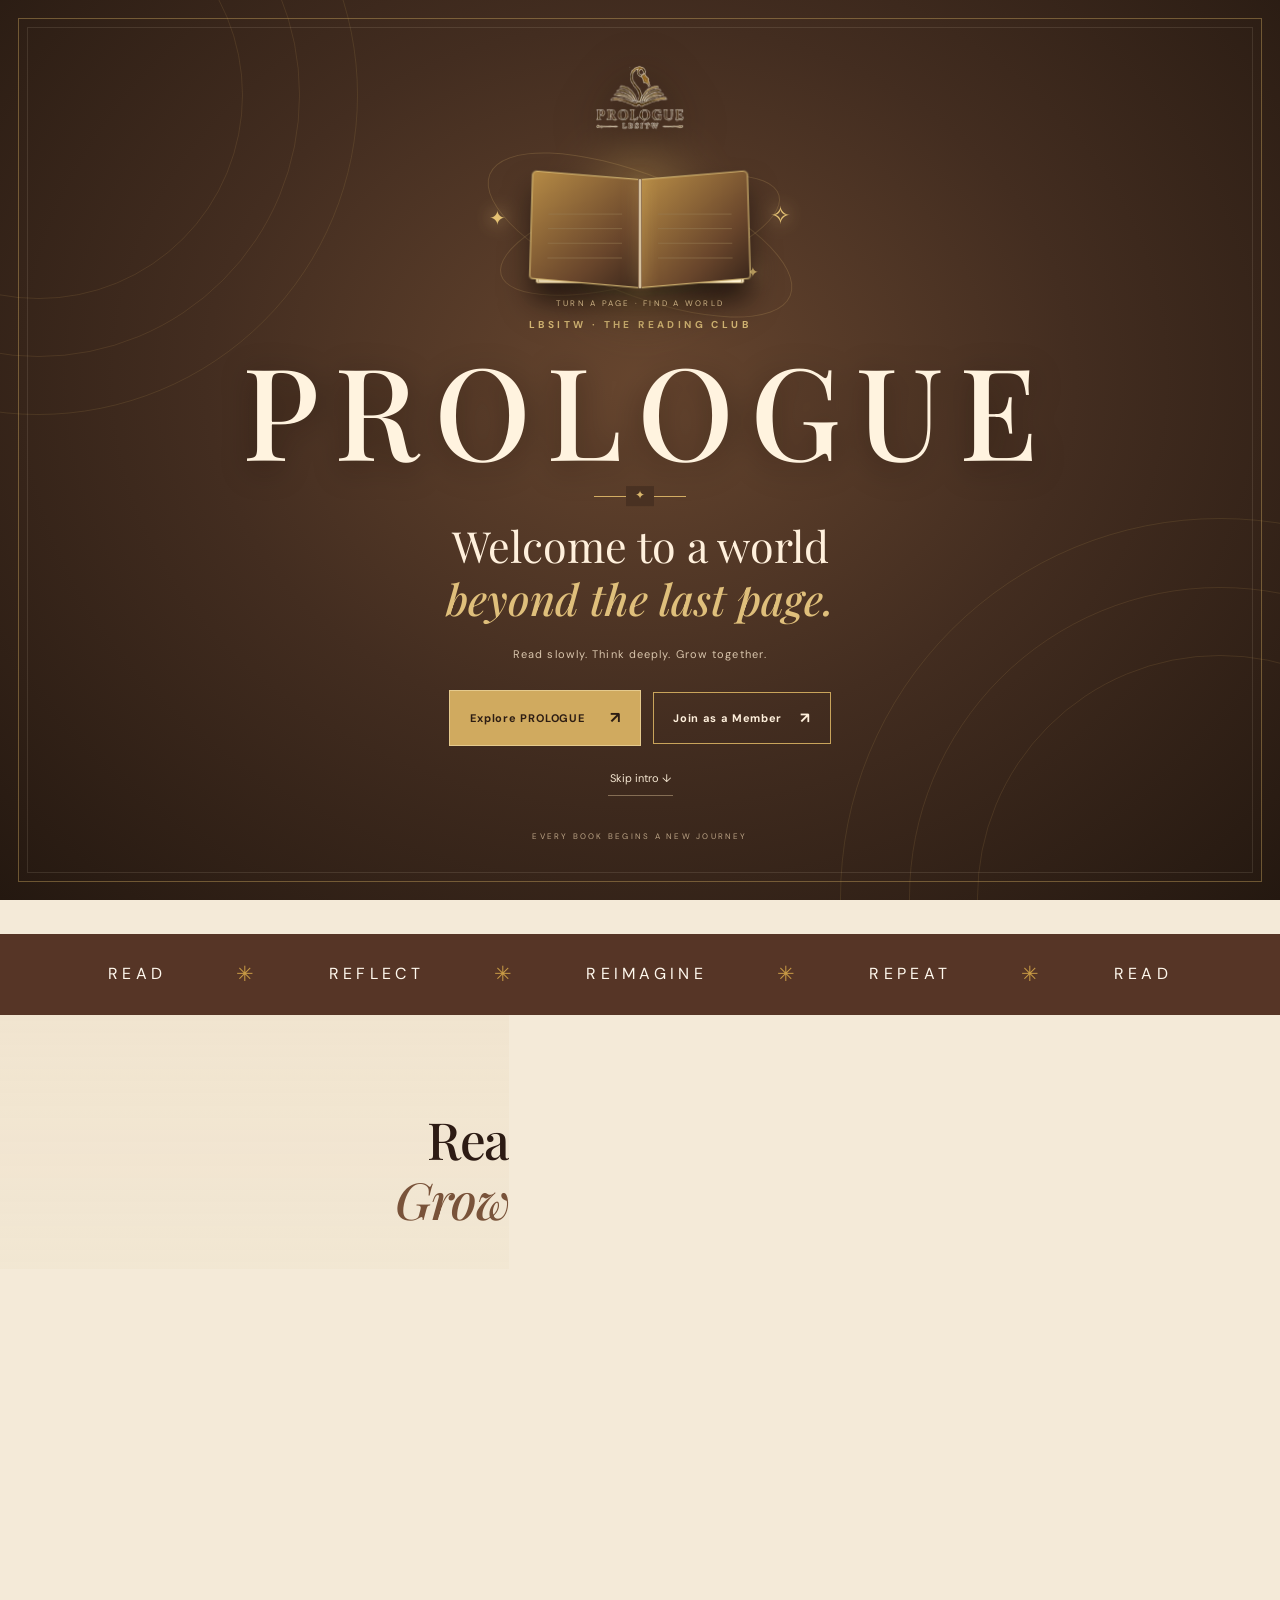
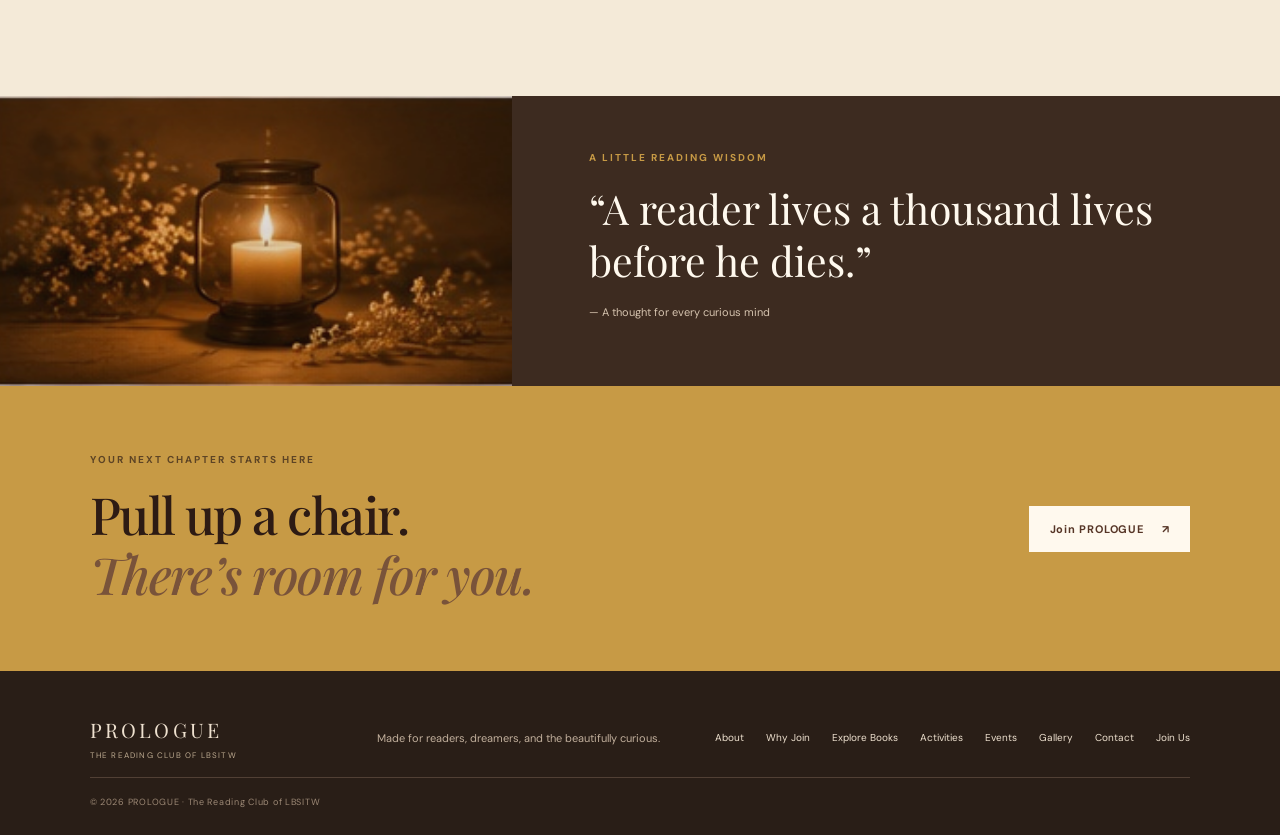
<file: index.html>
<!DOCTYPE html>
<html lang="en">
<head>
  <meta charset="UTF-8"><meta name="viewport" content="width=device-width, initial-scale=1.0">
  <meta name="description" content="PROLOGUE — The Reading Club of LBSITW. Discover books, reading moods, and literary activities.">
  <title>PROLOGUE | The Reading Club</title><link rel="stylesheet" href="style.css">
</head>
<body class="home-page">
  <section class="intro-screen" id="introScreen" aria-label="Welcome to PROLOGUE" aria-modal="true" role="dialog">
    <div class="intro-ornament intro-ornament-one" aria-hidden="true"></div>
    <div class="intro-ornament intro-ornament-two" aria-hidden="true"></div>
    <div class="intro-content">
      <img class="intro-logo" src="assets/prologue-emblem-transparent.png" alt="PROLOGUE emblem" onerror="this.style.display='none'">
      <div class="intro-book-stage" aria-hidden="true"><span class="book-orbit orbit-one"></span><span class="book-orbit orbit-two"></span><span class="book-spark spark-one">✦</span><span class="book-spark spark-two">✧</span><span class="book-spark spark-three">✦</span><div class="intro-open-book"><span class="intro-book-cover intro-book-cover-left"></span><span class="intro-book-cover intro-book-cover-right"></span><span class="intro-book-page intro-book-page-a"></span><span class="intro-book-page intro-book-page-b"></span><span class="intro-book-page intro-book-page-c"></span><span class="intro-book-page intro-book-page-d"></span><span class="intro-book-gutter"></span><span class="intro-book-lines intro-lines-left"></span><span class="intro-book-lines intro-lines-right"></span><span class="intro-book-glow"></span></div><span class="book-stage-caption">TURN A PAGE · FIND A WORLD</span></div>
      <p class="intro-kicker">LBSITW · THE READING CLUB</p>
      <h1 class="intro-title">PROLOGUE</h1>
      <span class="intro-rule" aria-hidden="true"></span>
      <p class="intro-welcome">Welcome to a world<br><em>beyond the last page.</em></p>
      <p class="intro-subtitle">Read slowly. Think deeply. Grow together.</p>
      <div class="intro-actions intro-actions-main">
        <button class="intro-enter" id="enterPrologue" type="button">Explore PROLOGUE <span>↗</span></button>
        <a class="intro-join" href="join.html">Join as a Member <span>↗</span></a>
      </div>
      <button class="intro-skip" id="skipIntro" type="button">Skip intro ↓</button>
      <p class="intro-footnote">EVERY BOOK BEGINS A NEW JOURNEY</p>
    </div>
  </section>
  <header class="site-header masthead-header">
  <div class="masthead">
    <a class="masthead-side masthead-institution" href="index.html" aria-label="LBSITW home">
      <img src="assets/lbs-emblem.png" alt="LBSITW emblem" class="institution-logo" onerror="this.style.display='none';this.nextElementSibling.style.display='grid'">
      <span class="institution-fallback" aria-hidden="true">LBS<br><small>ITW</small></span>
    </a>
    <a class="masthead-title" href="index.html" aria-label="PROLOGUE home">
      <span class="masthead-kicker">LBSITW PRESENTS</span>
      <strong>PROLOGUE</strong>
      <span class="masthead-subtitle"><i></i>THE READING CLUB<i></i></span>
    </a>
    <a class="masthead-side masthead-prologue" href="index.html" aria-label="PROLOGUE home">
      <img src="assets/prologue-emblem-transparent.png" alt="PROLOGUE emblem" class="masthead-prologue-logo">
    </a>
  </div>
  <button class="theme-toggle" type="button" aria-label="Switch to dark mode" aria-pressed="false" title="Change colour theme">☾</button>
  <div class="nav-band">
    <button class="menu-toggle" aria-label="Open navigation" aria-expanded="false">☰</button>
    <nav class="main-nav" aria-label="Main navigation"><a class="active" href="index.html">Home</a><a href="about.html">About</a><a href="why-join.html">Why Join</a><a href="books.html">Explore Books</a><a href="activities.html">Activities</a><a href="events.html">Events</a><a href="gallery.html">Gallery</a><a href="contact.html">Contact</a><a class="nav-join" href="join.html">Join Us</a></nav>
  </div>
</header>
  <main id="mainContent">
    <section class="hero"><div class="hero-copy"><p class="eyebrow">LBSITW · READING CLUB</p><h1>Every book is<br><em>a world waiting</em><br>to be opened.</h1><p class="hero-lede">A home for curious minds, thoughtful conversations, and stories that stay with us long after the last page.</p><div class="hero-actions"><a class="button button-dark" href="books.html">Explore the library <span>↗</span></a><a class="text-link" href="join.html">Become a member <span>→</span></a></div><p class="hero-note">READ SLOWLY. THINK DEEPLY. GROW TOGETHER.</p></div><div class="hero-image-wrap"><img src="assets/01_child_reading.jpg" alt="A peaceful reading moment"><div class="hero-stamp"><span>OPEN</span><strong>A BOOK</strong><span>OPEN A WORLD</span></div><div class="animated-book" aria-label="An animated book opening"><span class="animated-book-shadow"></span><span class="animated-book-spine"></span><span class="animated-book-page animated-book-page-left"></span><span class="animated-book-page animated-book-page-right"></span><span class="animated-book-mark">A NEW WORLD<br>ON EVERY PAGE</span></div></div></section>
    <section class="ticker" aria-label="Club motto"><span>READ</span><i>✳</i><span>REFLECT</span><i>✳</i><span>REIMAGINE</span><i>✳</i><span>REPEAT</span><i>✳</i><span>READ</span></section>

    <section class="section vision-mission-section" aria-labelledby="visionMissionTitle">
      <div class="section-heading centered"><p class="eyebrow">OUR PURPOSE</p><h2 id="visionMissionTitle">Read with curiosity.<br><em>Grow with one another.</em></h2></div>
      <div class="vision-mission-grid">
        <article class="purpose-card purpose-vision"><span class="purpose-icon" aria-hidden="true">✦</span><p class="eyebrow">OUR VISION</p><h3>A community of thoughtful readers</h3><p>To nurture a lasting reading culture where stories broaden perspectives, spark imagination, and connect people across experiences.</p></article>
        <article class="purpose-card purpose-mission"><span class="purpose-icon" aria-hidden="true">❧</span><p class="eyebrow">OUR MISSION</p><h3>Make reading a shared journey</h3><p>To bring readers together through books, discussions, creative activities, and welcoming spaces for reflection and discovery.</p></article>
      </div>
      <div class="home-feature-links"><a href="about.html">Discover our story <span>↗</span></a><a href="why-join.html">Why join PROLOGUE? <span>↗</span></a><a href="gallery.html">Explore the gallery <span>↗</span></a></div>
    </section>

    <section class="section intro-section"><div class="section-heading"><p class="eyebrow">WELCOME TO PROLOGUE</p><h2>More than a reading club.<br><em>A shared journey.</em></h2></div><div class="intro-copy"><p>PROLOGUE brings readers together to explore stories, exchange perspectives, and discover new ways of seeing the world. Whether you read every day or are just turning your first page, there is a place for you here.</p><a class="text-link" href="activities.html">Discover what we do <span>→</span></a></div></section>
    <section class="section library-feature"><div class="feature-image"><img src="assets/04_library_shelf.jpg" alt="Books arranged on library shelves"></div><div class="feature-copy"><p class="eyebrow">THE DIGITAL READING ROOM</p><h2>Find the story<br>that finds <em>you.</em></h2><p>Browse classic literature, explore books by genre or mood, and open chapter previews before choosing your next read.</p><div class="feature-stats"><div><strong>23</strong><span>CLASSIC TITLES</span></div><div><strong>6+</strong><span>READING MOODS</span></div><div><strong>∞</strong><span>NEW PERSPECTIVES</span></div></div><a class="button button-dark" href="books.html">Enter the library <span>↗</span></a></div></section>
    <section class="section mood-strip"><div class="section-heading centered"><p class="eyebrow">WHAT ARE YOU IN THE MOOD FOR?</p><h2>Let your feeling<br><em>choose the first page.</em></h2></div><div class="mood-grid"><a href="books.html?mood=romance" class="mood-card mood-rose"><span>01</span><strong>Soft & Romantic</strong><small>Love · longing · letters</small><b>↗</b></a><a href="books.html?mood=mystery" class="mood-card mood-blue"><span>02</span><strong>Curious & Mysterious</strong><small>Clues · secrets · suspense</small><b>↗</b></a><a href="books.html?mood=adventure" class="mood-card mood-green"><span>03</span><strong>Brave & Adventurous</strong><small>Journeys · discovery · wonder</small><b>↗</b></a><a href="books.html?mood=reflective" class="mood-card mood-gold"><span>04</span><strong>Quiet & Reflective</strong><small>Wisdom · thought · meaning</small><b>↗</b></a></div></section>
    <section class="quote-band"><img src="assets/17_lantern_candle.jpg" alt="Warm light falling on a book"><div><p class="eyebrow">A LITTLE READING WISDOM</p><blockquote>“A reader lives a thousand lives before he dies.”</blockquote><p class="quote-credit">— A thought for every curious mind</p></div></section>
    <section class="section join-banner"><div><p class="eyebrow">YOUR NEXT CHAPTER STARTS HERE</p><h2>Pull up a chair.<br><em>There’s room for you.</em></h2></div><a class="button button-light" href="join.html">Join PROLOGUE <span>↗</span></a></section>
  </main>
  <footer class="site-footer"><a class="footer-brand" href="index.html">PROLOGUE<span>THE READING CLUB OF LBSITW</span></a><p>Made for readers, dreamers, and the beautifully curious.</p><div class="footer-links"><a href="about.html">About</a><a href="why-join.html">Why Join</a><a href="books.html">Explore Books</a><a href="activities.html">Activities</a><a href="events.html">Events</a><a href="gallery.html">Gallery</a><a href="contact.html">Contact</a><a href="join.html">Join Us</a></div><small>© <span data-year></span> PROLOGUE · The Reading Club of LBSITW</small></footer>
  <script src="script.js"></script>
</body></html>
</file>
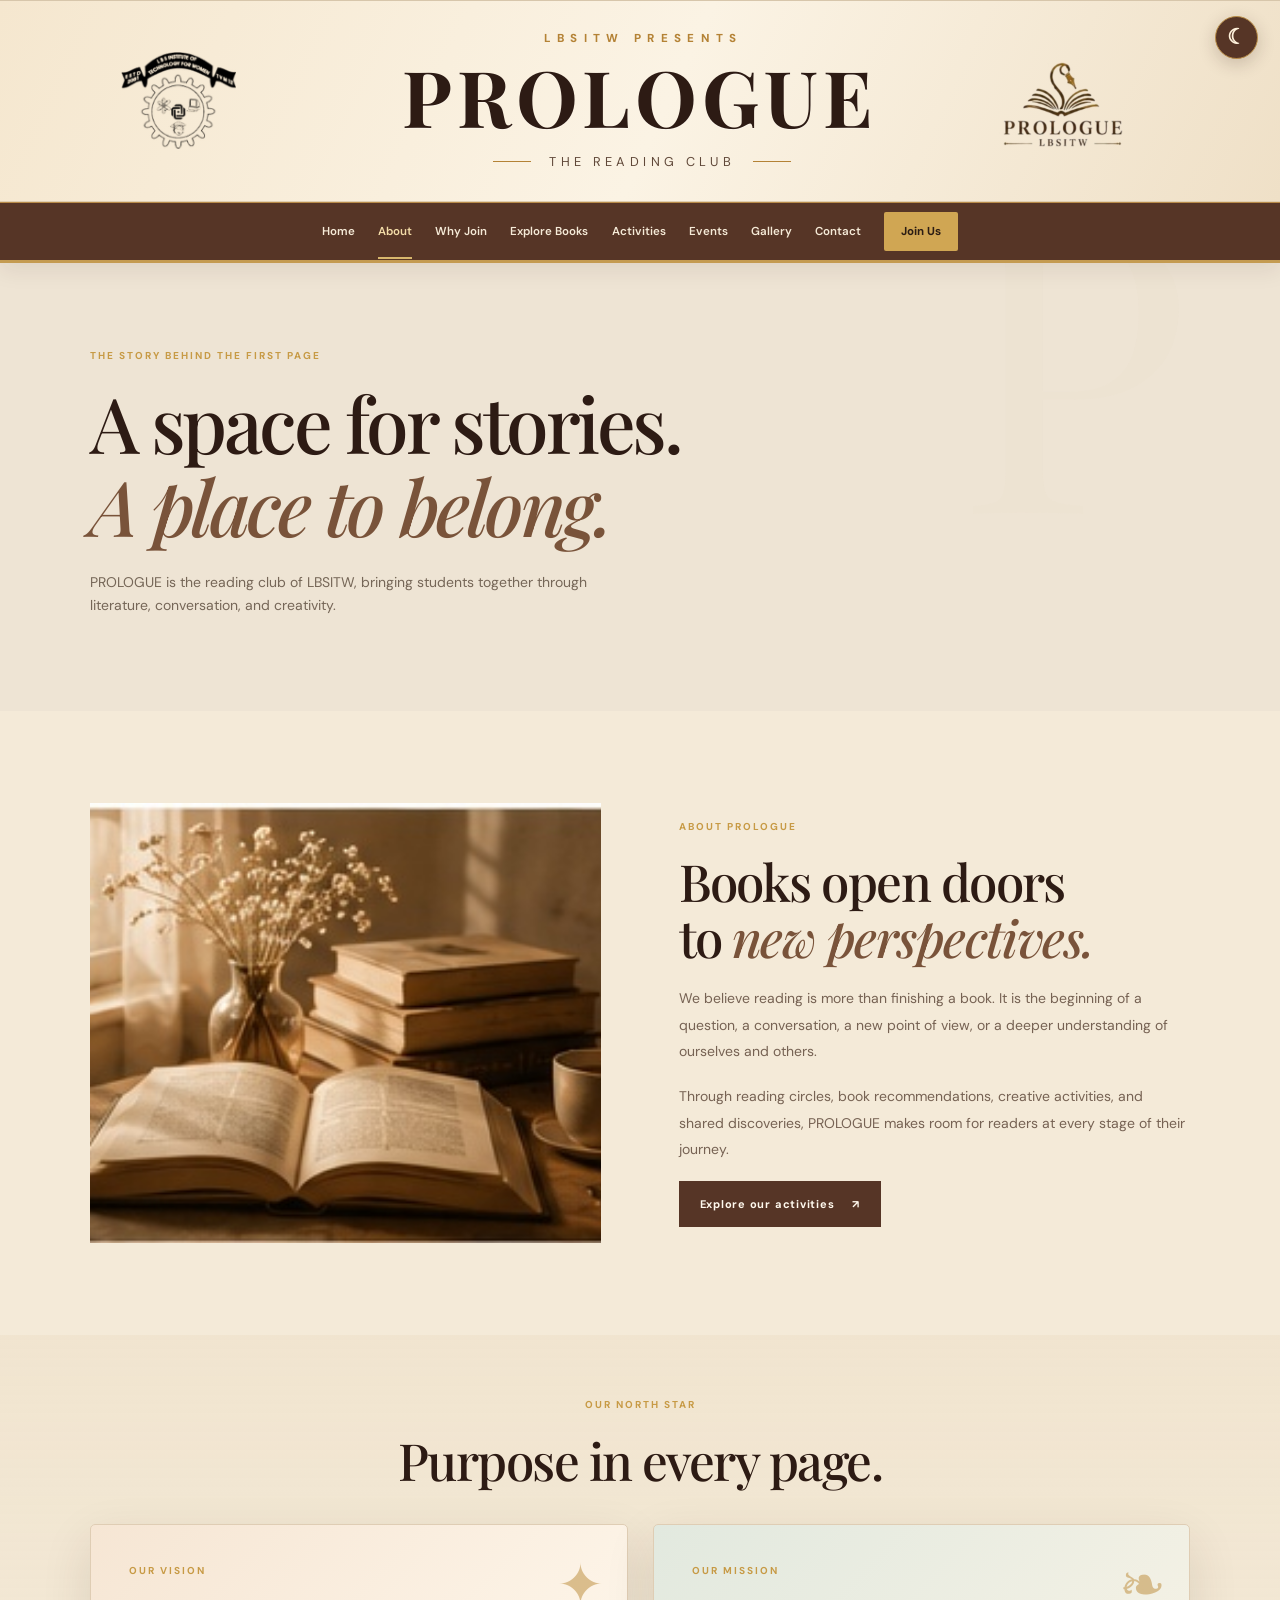
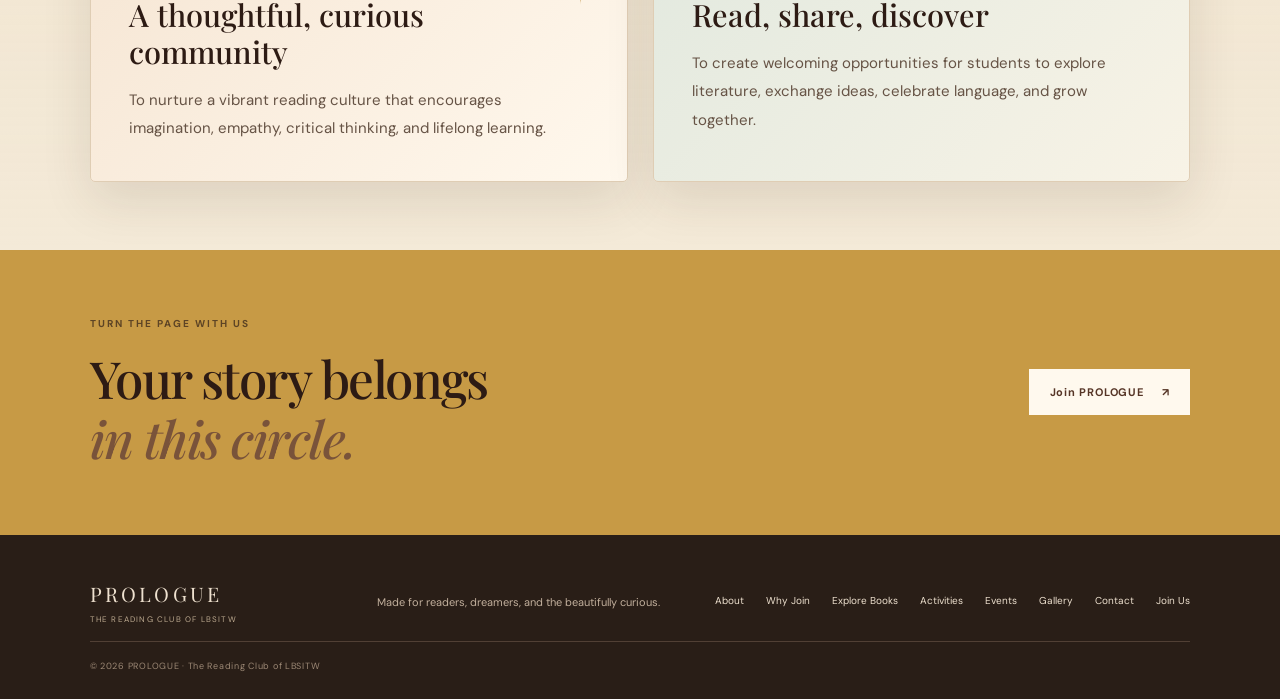
<file: about.html>
<!DOCTYPE html><html lang="en"><head><meta charset="UTF-8"><meta name="viewport" content="width=device-width, initial-scale=1.0"><meta name="description" content="Learn about the vision and mission of PROLOGUE Reading Club at LBSITW."><title>About PROLOGUE | PROLOGUE</title><link rel="stylesheet" href="style.css"></head><body><header class="site-header masthead-header"><div class="masthead">
<a class="masthead-side masthead-institution" href="index.html" aria-label="LBSITW home"><img src="assets/lbs-emblem.png" alt="LBSITW emblem" class="institution-logo" onerror="this.style.display='none';this.nextElementSibling.style.display='grid'"><span class="institution-fallback" aria-hidden="true">LBS<br><small>ITW</small></span></a>
<a class="masthead-title" href="index.html" aria-label="PROLOGUE home"><span class="masthead-kicker">LBSITW PRESENTS</span><strong>PROLOGUE</strong><span class="masthead-subtitle"><i></i>THE READING CLUB<i></i></span></a>
<a class="masthead-side masthead-prologue" href="index.html" aria-label="PROLOGUE home"><img src="assets/prologue-emblem-transparent.png" alt="PROLOGUE emblem" class="masthead-prologue-logo"></a>
</div><button class="theme-toggle" type="button" aria-label="Switch to dark mode" aria-pressed="false" title="Change colour theme">☾</button><div class="nav-band"><button class="menu-toggle" aria-label="Open navigation" aria-expanded="false">☰</button><nav class="main-nav" aria-label="Main navigation"><a href="index.html">Home</a><a class="active" href="about.html">About</a><a href="why-join.html">Why Join</a><a href="books.html">Explore Books</a><a href="activities.html">Activities</a><a href="events.html">Events</a><a href="gallery.html">Gallery</a><a href="contact.html">Contact</a><a class="nav-join" href="join.html">Join Us</a></nav></div></header><main><section class="page-hero"><p class="eyebrow">THE STORY BEHIND THE FIRST PAGE</p><h1>A space for stories.<br><em>A place to belong.</em></h1><p>PROLOGUE is the reading club of LBSITW, bringing students together through literature, conversation, and creativity.</p></section>
<section class="section about-story"><div class="about-story-image"><img src="assets/02_open_book_coffee.jpg" alt="An open book and a warm cup of coffee"></div><div class="about-story-copy"><p class="eyebrow">ABOUT PROLOGUE</p><h2>Books open doors<br>to <em>new perspectives.</em></h2><p>We believe reading is more than finishing a book. It is the beginning of a question, a conversation, a new point of view, or a deeper understanding of ourselves and others.</p><p>Through reading circles, book recommendations, creative activities, and shared discoveries, PROLOGUE makes room for readers at every stage of their journey.</p><a class="button button-dark" href="activities.html">Explore our activities <span>↗</span></a></div></section>
<section class="section vision-mission-section"><div class="section-heading centered"><p class="eyebrow">OUR NORTH STAR</p><h2>Purpose in every page.</h2></div><div class="vision-mission-grid"><article class="purpose-card purpose-vision"><span class="purpose-icon">✦</span><p class="eyebrow">OUR VISION</p><h3>A thoughtful, curious community</h3><p>To nurture a vibrant reading culture that encourages imagination, empathy, critical thinking, and lifelong learning.</p></article><article class="purpose-card purpose-mission"><span class="purpose-icon">❧</span><p class="eyebrow">OUR MISSION</p><h3>Read, share, discover</h3><p>To create welcoming opportunities for students to explore literature, exchange ideas, celebrate language, and grow together.</p></article></div></section>
<section class="section join-banner"><div><p class="eyebrow">TURN THE PAGE WITH US</p><h2>Your story belongs<br><em>in this circle.</em></h2></div><a class="button button-light" href="join.html">Join PROLOGUE <span>↗</span></a></section></main><footer class="site-footer"><a class="footer-brand" href="index.html">PROLOGUE<span>THE READING CLUB OF LBSITW</span></a><p>Made for readers, dreamers, and the beautifully curious.</p><div class="footer-links"><a href="about.html">About</a><a href="why-join.html">Why Join</a><a href="books.html">Explore Books</a><a href="activities.html">Activities</a><a href="events.html">Events</a><a href="gallery.html">Gallery</a><a href="contact.html">Contact</a><a href="join.html">Join Us</a></div><small>© <span data-year></span> PROLOGUE · The Reading Club of LBSITW</small></footer><script src="script.js"></script></body></html>
</file>
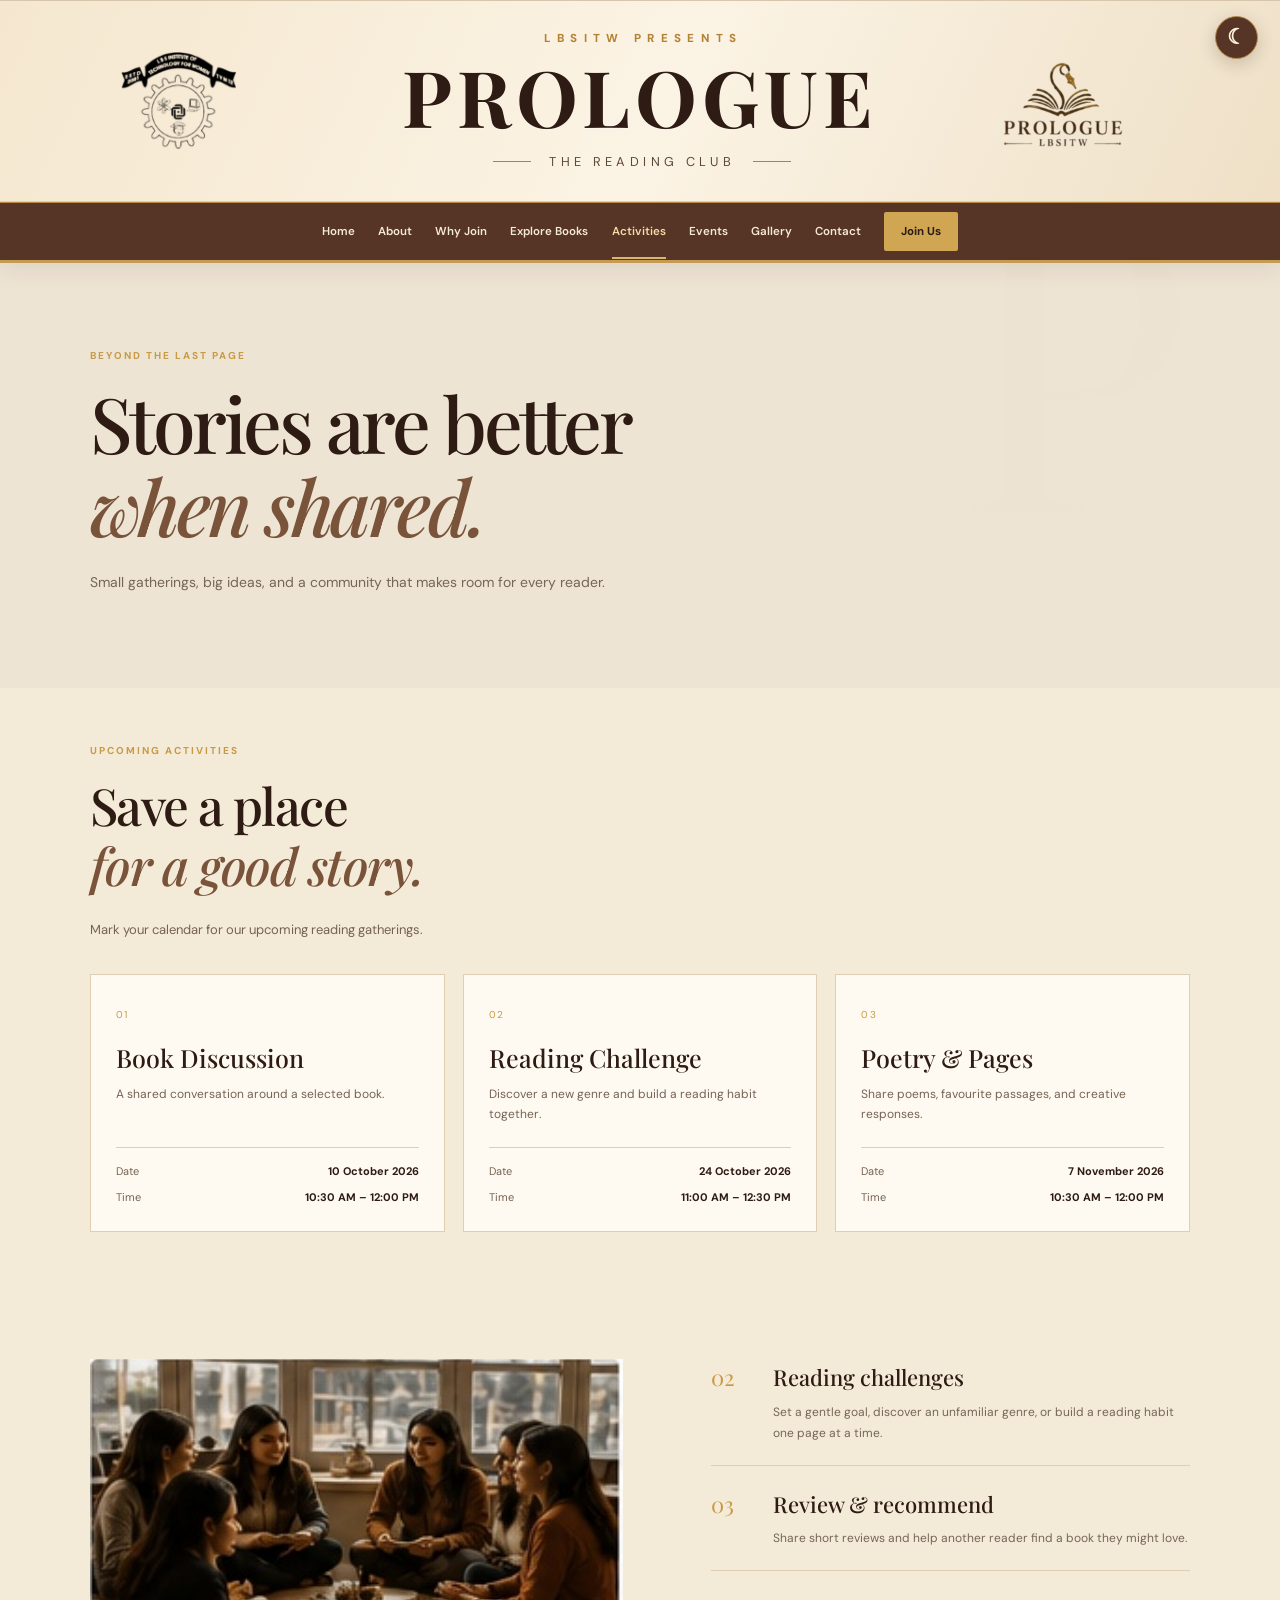
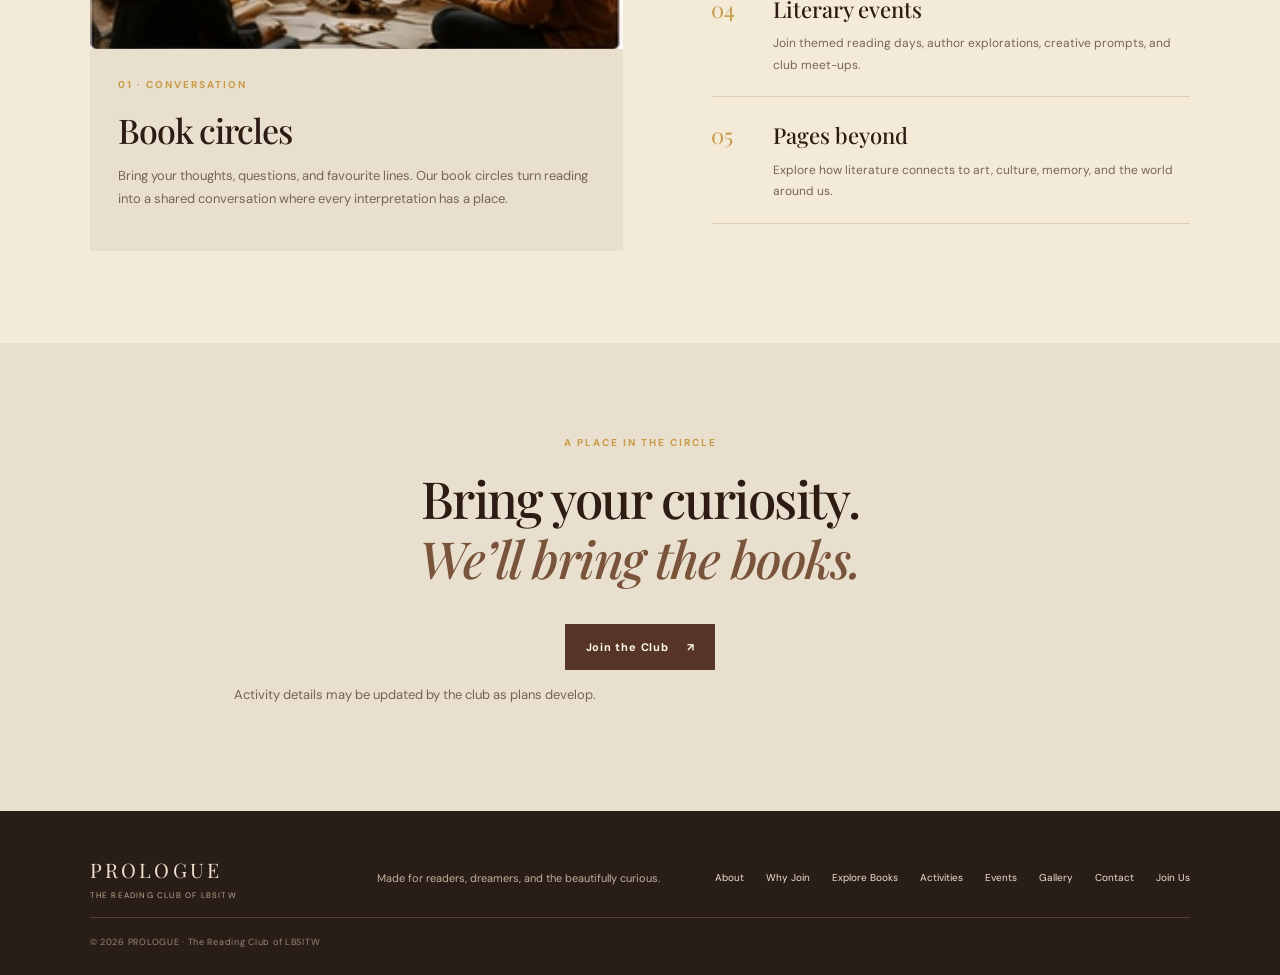
<file: activities.html>
<!DOCTYPE html><html lang="en"><head><meta charset="UTF-8"><meta name="viewport" content="width=device-width, initial-scale=1.0"><title>Activities | PROLOGUE</title><link rel="stylesheet" href="style.css"></head><body><header class="site-header masthead-header">
  <div class="masthead">
    <a class="masthead-side masthead-institution" href="index.html" aria-label="LBSITW home">
      <img src="assets/lbs-emblem.png" alt="LBSITW emblem" class="institution-logo" onerror="this.style.display='none';this.nextElementSibling.style.display='grid'">
      <span class="institution-fallback" aria-hidden="true">LBS<br><small>ITW</small></span>
    </a>
    <a class="masthead-title" href="index.html" aria-label="PROLOGUE home">
      <span class="masthead-kicker">LBSITW PRESENTS</span>
      <strong>PROLOGUE</strong>
      <span class="masthead-subtitle"><i></i>THE READING CLUB<i></i></span>
    </a>
    <a class="masthead-side masthead-prologue" href="index.html" aria-label="PROLOGUE home">
      <img src="assets/prologue-emblem-transparent.png" alt="PROLOGUE emblem" class="masthead-prologue-logo">
    </a>
  </div>
  <button class="theme-toggle" type="button" aria-label="Switch to dark mode" aria-pressed="false" title="Change colour theme">☾</button>
  <div class="nav-band">
    <button class="menu-toggle" aria-label="Open navigation" aria-expanded="false">☰</button>
    <nav class="main-nav" aria-label="Main navigation"><a href="index.html">Home</a><a href="about.html">About</a><a href="why-join.html">Why Join</a><a href="books.html">Explore Books</a><a class="active" href="activities.html">Activities</a><a href="events.html">Events</a><a href="gallery.html">Gallery</a><a href="contact.html">Contact</a><a class="nav-join" href="join.html">Join Us</a></nav>
  </div>
</header><main><section class="page-hero"><p class="eyebrow">BEYOND THE LAST PAGE</p><h1>Stories are better<br><em>when shared.</em></h1><p>Small gatherings, big ideas, and a community that makes room for every reader.</p></section><section class="section upcoming-section"><div class="section-heading"><p class="eyebrow">UPCOMING ACTIVITIES</p><h2>Save a place<br><em>for a good story.</em></h2><p class="schedule-notice">Mark your calendar for our upcoming reading gatherings.</p></div><div class="upcoming-grid"><article class="upcoming-card"><span class="upcoming-number">01</span><h3>Book Discussion</h3><p>A shared conversation around a selected book.</p><dl><div><dt>Date</dt><dd>10 October 2026</dd></div><div><dt>Time</dt><dd>10:30 AM – 12:00 PM</dd></div></dl></article><article class="upcoming-card"><span class="upcoming-number">02</span><h3>Reading Challenge</h3><p>Discover a new genre and build a reading habit together.</p><dl><div><dt>Date</dt><dd>24 October 2026</dd></div><div><dt>Time</dt><dd>11:00 AM – 12:30 PM</dd></div></dl></article><article class="upcoming-card"><span class="upcoming-number">03</span><h3>Poetry & Pages</h3><p>Share poems, favourite passages, and creative responses.</p><dl><div><dt>Date</dt><dd>7 November 2026</dd></div><div><dt>Time</dt><dd>10:30 AM – 12:00 PM</dd></div></dl></article></div></section><section class="section activity-layout"><article class="activity-feature"><img src="assets/11_book_discussion.jpg" alt="Readers gathered for a book discussion"><div><p class="eyebrow">01 · CONVERSATION</p><h2>Book circles</h2><p>Bring your thoughts, questions, and favourite lines. Our book circles turn reading into a shared conversation where every interpretation has a place.</p></div></article><div class="activity-list"><article class="activity-item"><span>02</span><div><h3>Reading challenges</h3><p>Set a gentle goal, discover an unfamiliar genre, or build a reading habit one page at a time.</p></div></article><article class="activity-item"><span>03</span><div><h3>Review & recommend</h3><p>Share short reviews and help another reader find a book they might love.</p></div></article><article class="activity-item"><span>04</span><div><h3>Literary events</h3><p>Join themed reading days, author explorations, creative prompts, and club meet-ups.</p></div></article><article class="activity-item"><span>05</span><div><h3>Pages beyond</h3><p>Explore how literature connects to art, culture, memory, and the world around us.</p></div></article></div></section><section class="section activity-cta"><p class="eyebrow">A PLACE IN THE CIRCLE</p><h2>Bring your curiosity.<br><em>We’ll bring the books.</em></h2><a class="button button-dark" href="join.html">Join the Club <span>↗</span></a><p class="schedule-notice">Activity details may be updated by the club as plans develop.</p></section></main><footer class="site-footer"><a class="footer-brand" href="index.html">PROLOGUE<span>THE READING CLUB OF LBSITW</span></a><p>Made for readers, dreamers, and the beautifully curious.</p><div class="footer-links"><a href="about.html">About</a><a href="why-join.html">Why Join</a><a href="books.html">Explore Books</a><a href="activities.html">Activities</a><a href="events.html">Events</a><a href="gallery.html">Gallery</a><a href="contact.html">Contact</a><a href="join.html">Join Us</a></div><small>© <span data-year></span> PROLOGUE · The Reading Club of LBSITW</small></footer><script src="script.js"></script></body></html>
</file>
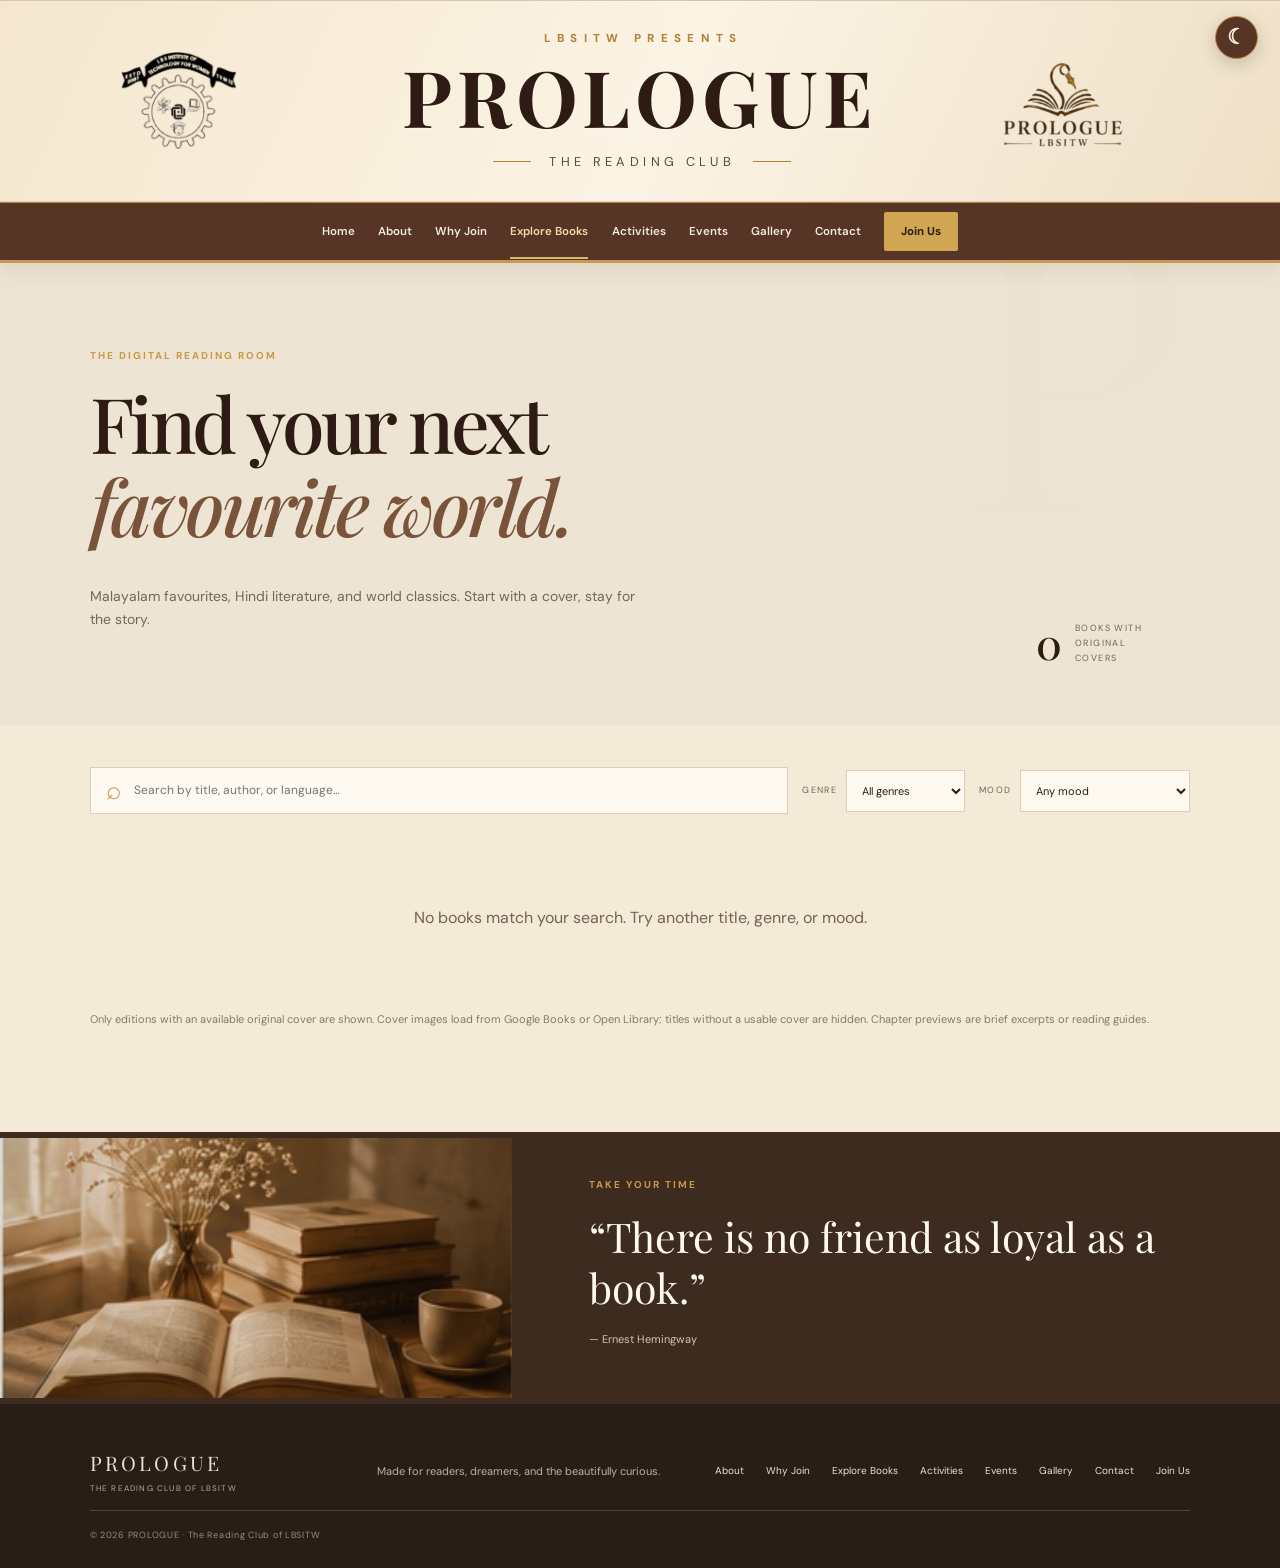
<file: books.html>
<!DOCTYPE html>
<html lang="en"><head><meta charset="UTF-8"><meta name="viewport" content="width=device-width, initial-scale=1.0"><meta name="description" content="Explore classic books and chapter previews at PROLOGUE Reading Club."><title>Explore Books | PROLOGUE</title><link rel="stylesheet" href="style.css"></head>
<body><header class="site-header masthead-header">
  <div class="masthead">
    <a class="masthead-side masthead-institution" href="index.html" aria-label="LBSITW home">
      <img src="assets/lbs-emblem.png" alt="LBSITW emblem" class="institution-logo" onerror="this.style.display='none';this.nextElementSibling.style.display='grid'">
      <span class="institution-fallback" aria-hidden="true">LBS<br><small>ITW</small></span>
    </a>
    <a class="masthead-title" href="index.html" aria-label="PROLOGUE home">
      <span class="masthead-kicker">LBSITW PRESENTS</span>
      <strong>PROLOGUE</strong>
      <span class="masthead-subtitle"><i></i>THE READING CLUB<i></i></span>
    </a>
    <a class="masthead-side masthead-prologue" href="index.html" aria-label="PROLOGUE home">
      <img src="assets/prologue-emblem-transparent.png" alt="PROLOGUE emblem" class="masthead-prologue-logo">
    </a>
  </div>
  <button class="theme-toggle" type="button" aria-label="Switch to dark mode" aria-pressed="false" title="Change colour theme">☾</button>
  <div class="nav-band">
    <button class="menu-toggle" aria-label="Open navigation" aria-expanded="false">☰</button>
    <nav class="main-nav" aria-label="Main navigation"><a href="index.html">Home</a><a href="about.html">About</a><a href="why-join.html">Why Join</a><a class="active" href="books.html">Explore Books</a><a href="activities.html">Activities</a><a href="events.html">Events</a><a href="gallery.html">Gallery</a><a href="contact.html">Contact</a><a class="nav-join" href="join.html">Join Us</a></nav>
  </div>
</header>
<main><section class="page-hero books-hero"><p class="eyebrow">THE DIGITAL READING ROOM</p><h1>Find your next<br><em>favourite world.</em></h1><p>Malayalam favourites, Hindi literature, and world classics. Start with a cover, stay for the story.</p><div class="book-count"><strong id="bookCount">0</strong><span>BOOKS WITH ORIGINAL COVERS</span></div></section>
<section class="section library-browser"><div class="library-toolbar"><div class="search-wrap"><span>⌕</span><input id="bookSearch" type="search" placeholder="Search by title, author, or language…" aria-label="Search books"></div><label class="filter-label">GENRE <select id="genreFilter"><option value="all">All genres</option><option value="romance">Romance</option><option value="mystery">Mystery</option><option value="adventure">Adventure</option><option value="gothic">Gothic</option><option value="philosophy">Philosophy</option><option value="drama">Drama</option><option value="fantasy">Fantasy</option><option value="malayalam">Malayalam</option><option value="hindi">Hindi</option></select></label><label class="filter-label">MOOD <select id="moodFilter"><option value="all">Any mood</option><option value="romance">Romantic</option><option value="mystery">Curious</option><option value="adventure">Adventurous</option><option value="reflective">Reflective</option><option value="dark">Dark & atmospheric</option><option value="wonder">Wonder & imagination</option></select></label></div>
<div id="bookGrid" class="book-grid" aria-live="polite"></div><p id="emptyBooks" class="empty-state" hidden>No books match your search. Try another title, genre, or mood.</p><p class="library-note">Only editions with an available original cover are shown. Cover images load from Google Books or Open Library; titles without a usable cover are hidden. Chapter previews are brief excerpts or reading guides.</p></section>
<section class="quote-band small-quote"><img src="assets/02_open_book_coffee.jpg" alt="Open book and coffee"><div><p class="eyebrow">TAKE YOUR TIME</p><blockquote>“There is no friend as loyal as a book.”</blockquote><p class="quote-credit">— Ernest Hemingway</p></div></section></main>
<div id="previewModal" class="modal" aria-hidden="true"><div class="modal-backdrop" data-close-modal></div><section class="modal-panel" role="dialog" aria-modal="true" aria-labelledby="modalTitle"><button class="modal-close" aria-label="Close preview" data-close-modal>×</button><div id="modalContent"></div></section></div>
<footer class="site-footer"><a class="footer-brand" href="index.html">PROLOGUE<span>THE READING CLUB OF LBSITW</span></a><p>Made for readers, dreamers, and the beautifully curious.</p><div class="footer-links"><a href="about.html">About</a><a href="why-join.html">Why Join</a><a href="books.html">Explore Books</a><a href="activities.html">Activities</a><a href="events.html">Events</a><a href="gallery.html">Gallery</a><a href="contact.html">Contact</a><a href="join.html">Join Us</a></div><small>© <span data-year></span> PROLOGUE · The Reading Club of LBSITW</small></footer><script src="books-data.js"></script><script src="script.js"></script></body></html>
</file>
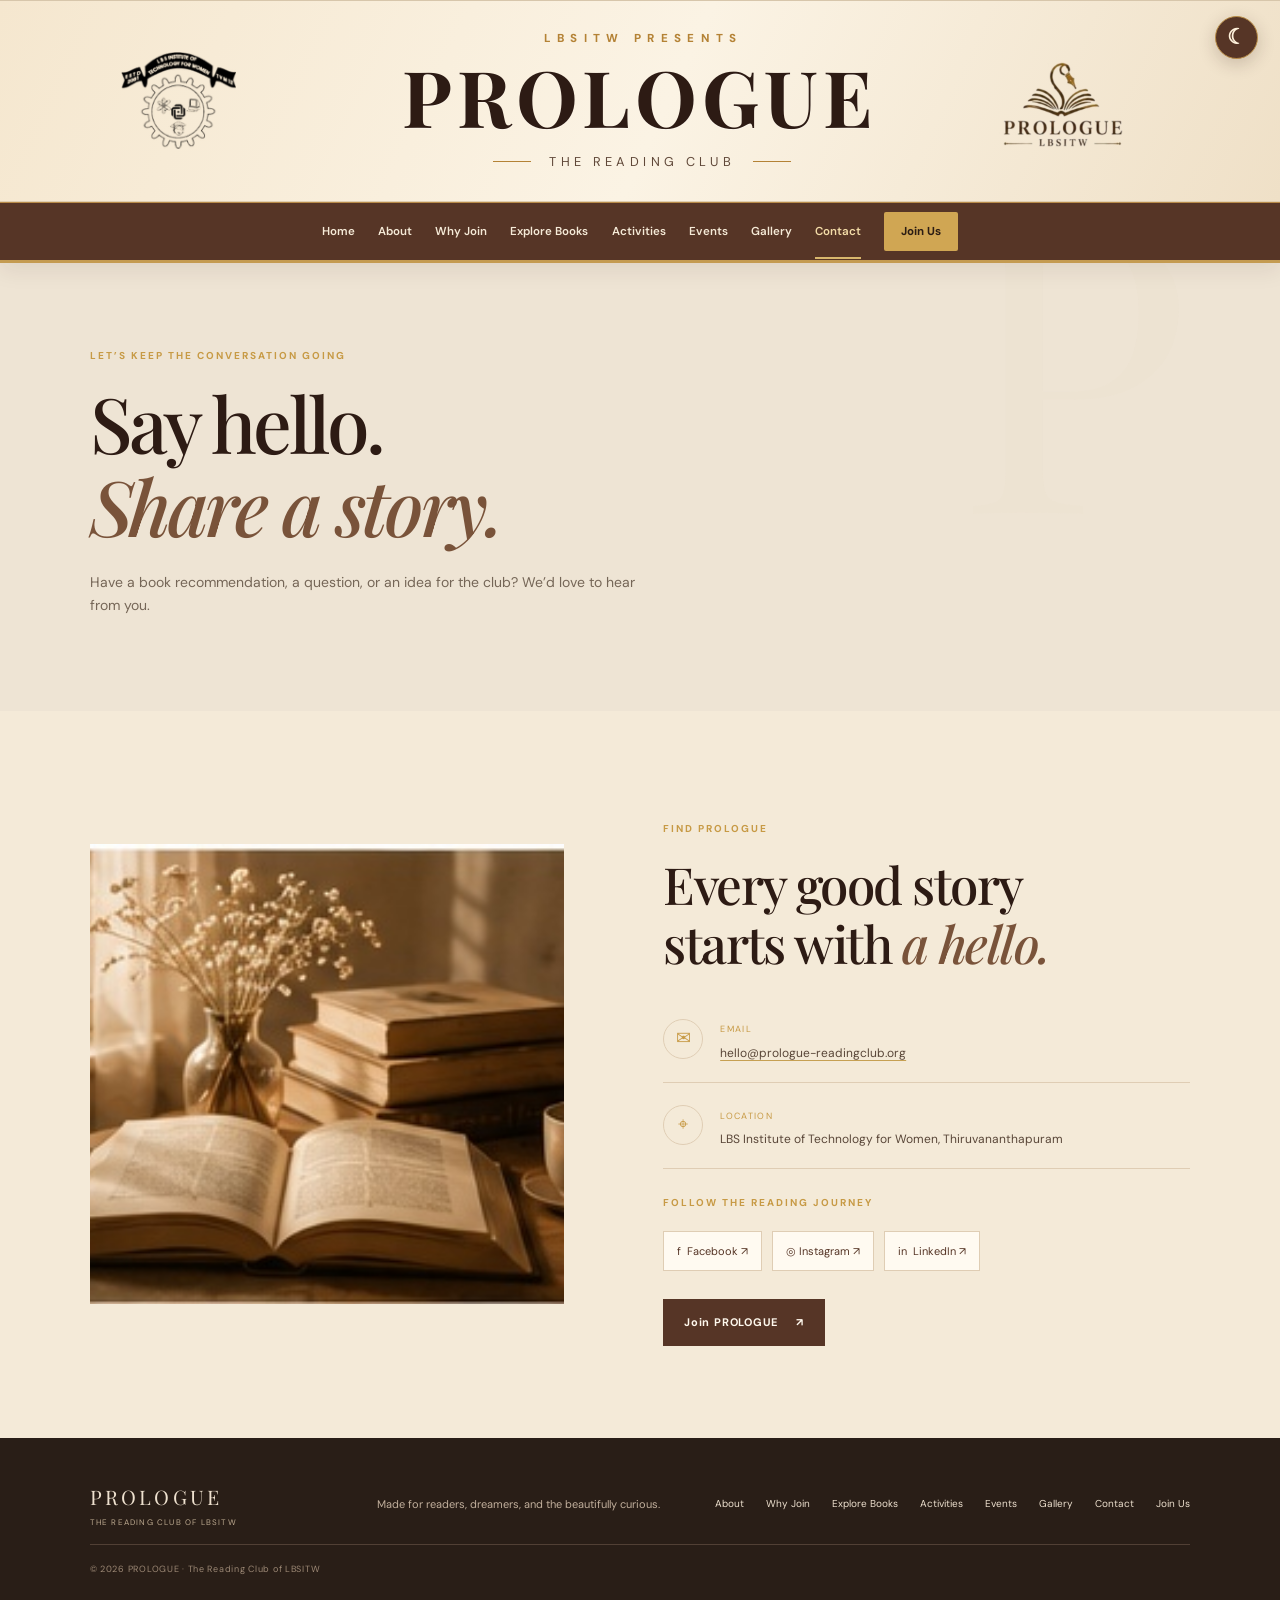
<file: contact.html>
<!DOCTYPE html>
<html lang="en">
<head>
  <meta charset="UTF-8">
  <meta name="viewport" content="width=device-width, initial-scale=1.0">
  <meta name="description" content="Contact PROLOGUE, the Reading Club of LBSITW.">
  <title>Contact | PROLOGUE</title>
  <link rel="stylesheet" href="style.css">
</head>
<body>
<header class="site-header masthead-header">
  <div class="masthead">
    <a class="masthead-side masthead-institution" href="index.html" aria-label="LBSITW home">
      <img src="assets/lbs-emblem.png" alt="LBSITW emblem" class="institution-logo" onerror="this.style.display='none';this.nextElementSibling.style.display='grid'">
      <span class="institution-fallback" aria-hidden="true">LBS<br><small>ITW</small></span>
    </a>
    <a class="masthead-title" href="index.html" aria-label="PROLOGUE home">
      <span class="masthead-kicker">LBSITW PRESENTS</span>
      <strong>PROLOGUE</strong>
      <span class="masthead-subtitle"><i></i>THE READING CLUB<i></i></span>
    </a>
    <a class="masthead-side masthead-prologue" href="index.html" aria-label="PROLOGUE home">
      <img src="assets/prologue-emblem-transparent.png" alt="PROLOGUE emblem" class="masthead-prologue-logo">
    </a>
  </div>
  <button class="theme-toggle" type="button" aria-label="Switch to dark mode" aria-pressed="false" title="Change colour theme">☾</button>
  <div class="nav-band">
    <button class="menu-toggle" aria-label="Open navigation" aria-expanded="false">☰</button>
    <nav class="main-nav" aria-label="Main navigation"><a href="index.html">Home</a><a href="about.html">About</a><a href="why-join.html">Why Join</a><a href="books.html">Explore Books</a><a href="activities.html">Activities</a><a href="events.html">Events</a><a href="gallery.html">Gallery</a><a class="active" href="contact.html">Contact</a><a class="nav-join" href="join.html">Join Us</a></nav>
  </div>
</header>
<main>
  <section class="page-hero">
    <p class="eyebrow">LET’S KEEP THE CONVERSATION GOING</p>
    <h1>Say hello.<br><em>Share a story.</em></h1>
    <p>Have a book recommendation, a question, or an idea for the club? We’d love to hear from you.</p>
  </section>
  <section class="section contact-layout">
    <div class="contact-image"><img src="assets/02_open_book_coffee.jpg" alt="An open book beside a warm cup of coffee"></div>
    <div class="contact-copy">
      
      <p class="eyebrow" style="margin-top:18px">FIND PROLOGUE</p>
      <h2>Every good story<br>starts with <em>a hello.</em></h2>
      <div class="contact-row"><span class="contact-icon">✉</span><div><small>EMAIL</small><p><a href="mailto:hello@prologue-readingclub.org">hello@prologue-readingclub.org</a></p></div></div>
      <div class="contact-row"><span class="contact-icon">⌖</span><div><small>LOCATION</small><p>LBS Institute of Technology for Women, Thiruvananthapuram</p></div></div>
      <p class="eyebrow" style="margin-top:26px;margin-bottom:10px">FOLLOW THE READING JOURNEY</p>
      <div class="social-links" aria-label="PROLOGUE social media links">
        <a href="https://www.facebook.com/prologue.readingclub/" target="_blank" rel="noopener noreferrer" aria-label="PROLOGUE Facebook page">f&nbsp; Facebook ↗</a>
        <a href="https://www.instagram.com/prologue.readingclub/" target="_blank" rel="noopener noreferrer" aria-label="PROLOGUE Instagram profile">◎ Instagram ↗</a>
        <a href="https://www.linkedin.com/company/prologue-reading-club/" target="_blank" rel="noopener noreferrer" aria-label="PROLOGUE LinkedIn page">in&nbsp; LinkedIn ↗</a>
      </div>
      
      <a class="button button-dark" href="join.html">Join PROLOGUE <span>↗</span></a>
    </div>
  </section>
</main>
<footer class="site-footer">
  <a class="footer-brand" href="index.html">PROLOGUE<span>THE READING CLUB OF LBSITW</span></a>
  <p>Made for readers, dreamers, and the beautifully curious.</p>
  <div class="footer-links"><a href="about.html">About</a><a href="why-join.html">Why Join</a><a href="books.html">Explore Books</a><a href="activities.html">Activities</a><a href="events.html">Events</a><a href="gallery.html">Gallery</a><a href="contact.html">Contact</a><a href="join.html">Join Us</a></div>
  <small>© <span data-year></span> PROLOGUE · The Reading Club of LBSITW</small>
</footer>
<script src="script.js"></script>
</body>
</html>
</file>
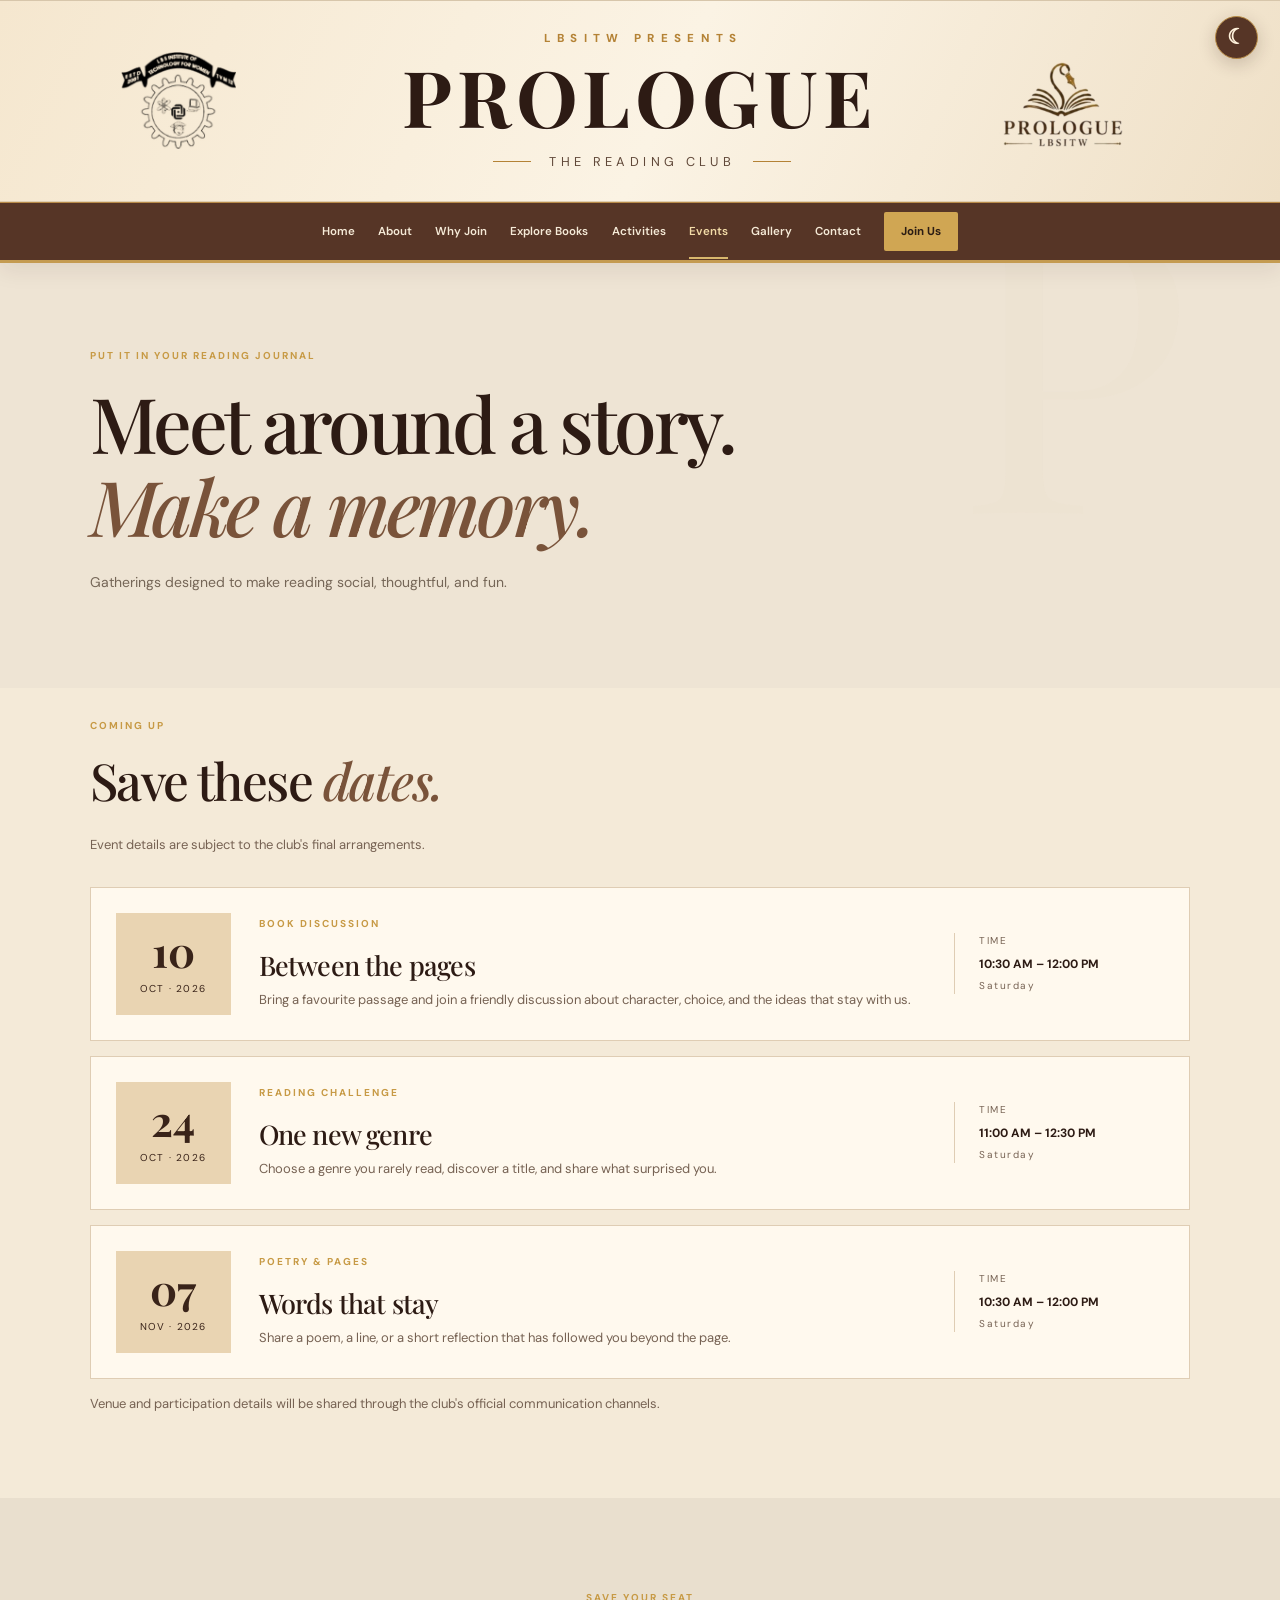
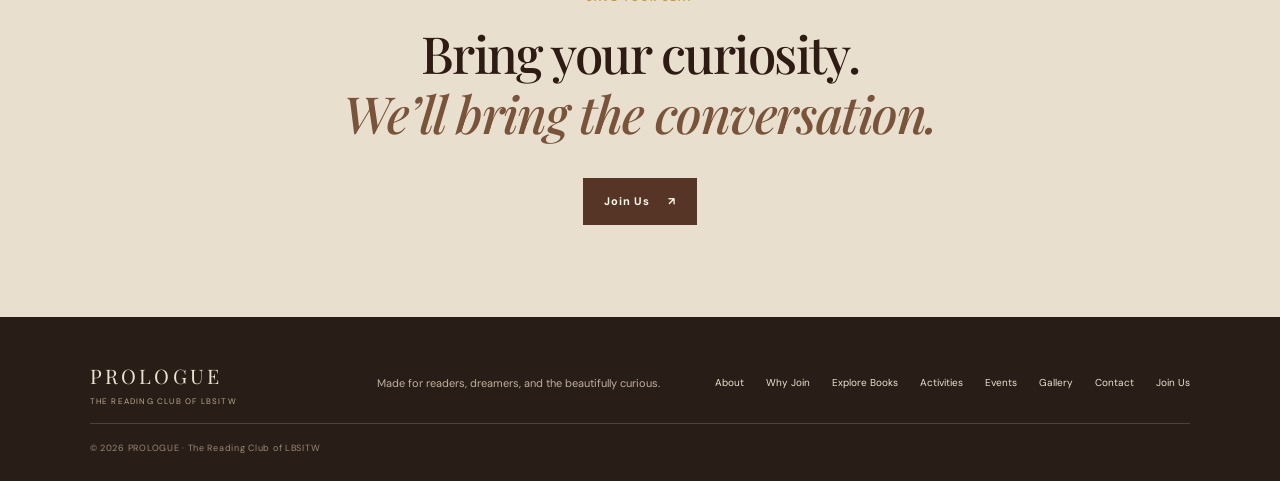
<file: events.html>
<!DOCTYPE html><html lang="en"><head><meta charset="UTF-8"><meta name="viewport" content="width=device-width, initial-scale=1.0"><meta name="description" content="Upcoming events and reading gatherings from PROLOGUE Reading Club."><title>Events | PROLOGUE</title><link rel="stylesheet" href="style.css"></head><body><header class="site-header masthead-header"><div class="masthead">
<a class="masthead-side masthead-institution" href="index.html" aria-label="LBSITW home"><img src="assets/lbs-emblem.png" alt="LBSITW emblem" class="institution-logo" onerror="this.style.display='none';this.nextElementSibling.style.display='grid'"><span class="institution-fallback" aria-hidden="true">LBS<br><small>ITW</small></span></a>
<a class="masthead-title" href="index.html" aria-label="PROLOGUE home"><span class="masthead-kicker">LBSITW PRESENTS</span><strong>PROLOGUE</strong><span class="masthead-subtitle"><i></i>THE READING CLUB<i></i></span></a>
<a class="masthead-side masthead-prologue" href="index.html" aria-label="PROLOGUE home"><img src="assets/prologue-emblem-transparent.png" alt="PROLOGUE emblem" class="masthead-prologue-logo"></a>
</div><button class="theme-toggle" type="button" aria-label="Switch to dark mode" aria-pressed="false" title="Change colour theme">☾</button><div class="nav-band"><button class="menu-toggle" aria-label="Open navigation" aria-expanded="false">☰</button><nav class="main-nav" aria-label="Main navigation"><a href="index.html">Home</a><a href="about.html">About</a><a href="why-join.html">Why Join</a><a href="books.html">Explore Books</a><a href="activities.html">Activities</a><a class="active" href="events.html">Events</a><a href="gallery.html">Gallery</a><a href="contact.html">Contact</a><a class="nav-join" href="join.html">Join Us</a></nav></div></header><main><section class="page-hero"><p class="eyebrow">PUT IT IN YOUR READING JOURNAL</p><h1>Meet around a story.<br><em>Make a memory.</em></h1><p>Gatherings designed to make reading social, thoughtful, and fun.</p></section><section class="section events-page-section"><div class="section-heading"><p class="eyebrow">COMING UP</p><h2>Save these <em>dates.</em></h2><p class="schedule-notice">Event details are subject to the club's final arrangements.</p></div><div class="event-list"><article class="event-row"><div class="event-date"><strong>10</strong><span>OCT · 2026</span></div><div class="event-info"><p class="eyebrow">BOOK DISCUSSION</p><h2>Between the pages</h2><p>Bring a favourite passage and join a friendly discussion about character, choice, and the ideas that stay with us.</p></div><div class="event-time"><span>TIME</span><strong>10:30 AM – 12:00 PM</strong><span>Saturday</span></div></article><article class="event-row"><div class="event-date"><strong>24</strong><span>OCT · 2026</span></div><div class="event-info"><p class="eyebrow">READING CHALLENGE</p><h2>One new genre</h2><p>Choose a genre you rarely read, discover a title, and share what surprised you.</p></div><div class="event-time"><span>TIME</span><strong>11:00 AM – 12:30 PM</strong><span>Saturday</span></div></article><article class="event-row"><div class="event-date"><strong>07</strong><span>NOV · 2026</span></div><div class="event-info"><p class="eyebrow">POETRY & PAGES</p><h2>Words that stay</h2><p>Share a poem, a line, or a short reflection that has followed you beyond the page.</p></div><div class="event-time"><span>TIME</span><strong>10:30 AM – 12:00 PM</strong><span>Saturday</span></div></article></div><p class="schedule-notice">Venue and participation details will be shared through the club's official communication channels.</p></section><section class="section activity-cta"><p class="eyebrow">SAVE YOUR SEAT</p><h2>Bring your curiosity.<br><em>We’ll bring the conversation.</em></h2><a class="button button-dark" href="join.html">Join Us <span>↗</span></a></section></main><footer class="site-footer"><a class="footer-brand" href="index.html">PROLOGUE<span>THE READING CLUB OF LBSITW</span></a><p>Made for readers, dreamers, and the beautifully curious.</p><div class="footer-links"><a href="about.html">About</a><a href="why-join.html">Why Join</a><a href="books.html">Explore Books</a><a href="activities.html">Activities</a><a href="events.html">Events</a><a href="gallery.html">Gallery</a><a href="contact.html">Contact</a><a href="join.html">Join Us</a></div><small>© <span data-year></span> PROLOGUE · The Reading Club of LBSITW</small></footer><script src="script.js"></script></body></html>
</file>
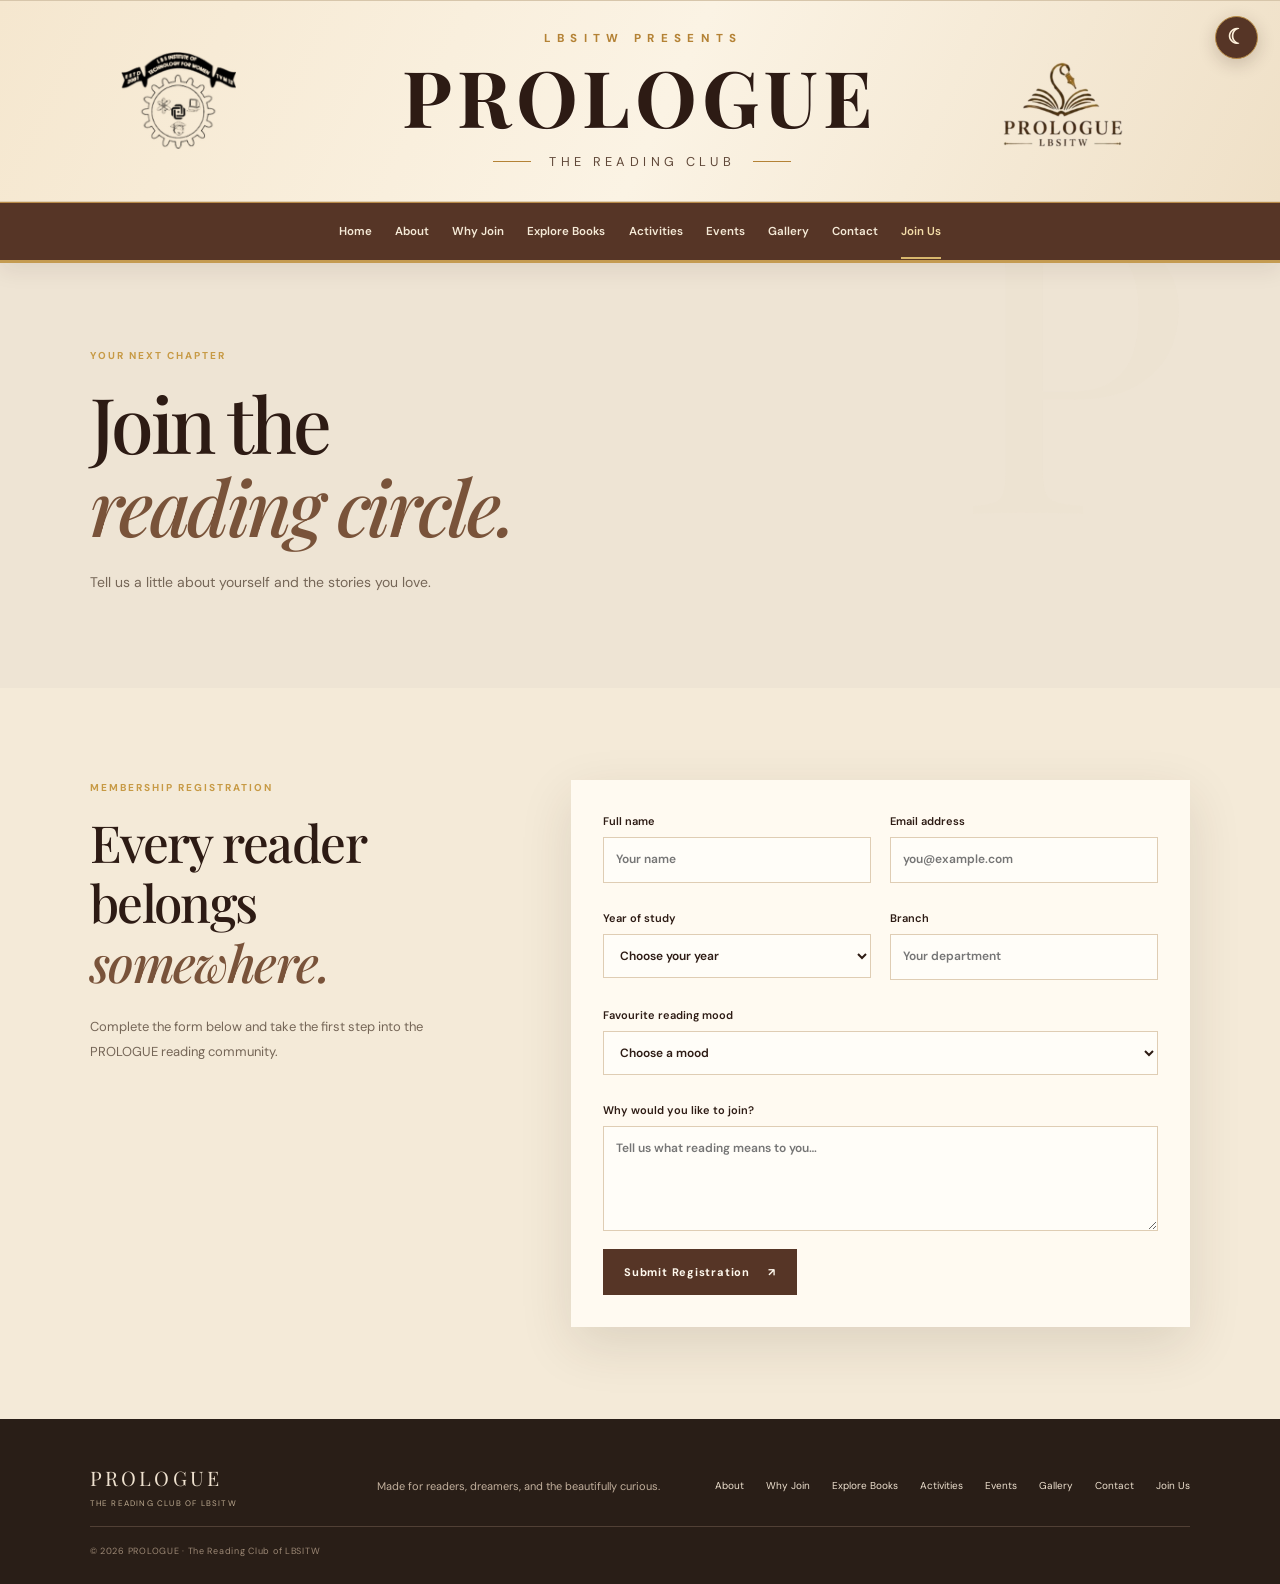
<file: join.html>
<!DOCTYPE html><html lang="en"><head><meta charset="UTF-8"><meta name="viewport" content="width=device-width, initial-scale=1.0"><title>Join PROLOGUE | Registration</title><link rel="stylesheet" href="style.css"></head><body><header class="site-header masthead-header">
  <div class="masthead">
    <a class="masthead-side masthead-institution" href="index.html" aria-label="LBSITW home">
      <img src="assets/lbs-emblem.png" alt="LBSITW emblem" class="institution-logo" onerror="this.style.display='none';this.nextElementSibling.style.display='grid'">
      <span class="institution-fallback" aria-hidden="true">LBS<br><small>ITW</small></span>
    </a>
    <a class="masthead-title" href="index.html" aria-label="PROLOGUE home">
      <span class="masthead-kicker">LBSITW PRESENTS</span>
      <strong>PROLOGUE</strong>
      <span class="masthead-subtitle"><i></i>THE READING CLUB<i></i></span>
    </a>
    <a class="masthead-side masthead-prologue" href="index.html" aria-label="PROLOGUE home">
      <img src="assets/prologue-emblem-transparent.png" alt="PROLOGUE emblem" class="masthead-prologue-logo">
    </a>
  </div>
  <button class="theme-toggle" type="button" aria-label="Switch to dark mode" aria-pressed="false" title="Change colour theme">☾</button>
  <div class="nav-band">
    <button class="menu-toggle" aria-label="Open navigation" aria-expanded="false">☰</button>
    <nav class="main-nav" aria-label="Main navigation"><a href="index.html">Home</a><a href="about.html">About</a><a href="why-join.html">Why Join</a><a href="books.html">Explore Books</a><a href="activities.html">Activities</a><a href="events.html">Events</a><a href="gallery.html">Gallery</a><a href="contact.html">Contact</a><a class="active" href="join.html">Join Us</a></nav>
  </div>
</header><main><section class="page-hero join-hero"><p class="eyebrow">YOUR NEXT CHAPTER</p><h1>Join the<br><em>reading circle.</em></h1><p>Tell us a little about yourself and the stories you love.</p></section><section class="section form-section"><div class="form-intro"><p class="eyebrow">MEMBERSHIP REGISTRATION</p><h2>Every reader<br>belongs <em>somewhere.</em></h2><p>Complete the form below and take the first step into the PROLOGUE reading community.</p></div><form id="joinForm" class="join-form" novalidate><div class="form-grid"><label>Full name <input id="fullName" name="fullName" autocomplete="name" required minlength="2" placeholder="Your name"><small class="field-error" id="nameError"></small></label><label>Email address <input id="email" name="email" type="email" autocomplete="email" required placeholder="you@example.com"><small class="field-error" id="emailError"></small></label><label>Year of study <select id="year" name="year" required><option value="">Choose your year</option><option>First year</option><option>Second year</option><option>Third year</option><option>Fourth year</option><option>Other</option></select><small class="field-error" id="yearError"></small></label><label>Branch <input id="branch" name="branch" required placeholder="Your department"><small class="field-error" id="branchError"></small></label><label class="full-field">Favourite reading mood <select id="genre" name="genre" required><option value="">Choose a mood</option><option>Romance & relationships</option><option>Mystery & suspense</option><option>Fantasy & adventure</option><option>Philosophy & reflection</option><option>Poetry</option><option>I am still exploring</option></select><small class="field-error" id="genreError"></small></label><label class="full-field">Why would you like to join? <textarea id="reason" name="reason" rows="4" placeholder="Tell us what reading means to you…"></textarea></label></div><button class="button button-dark submit-button" type="submit">Submit Registration <span>↗</span></button><div id="formSuccess" class="form-success" role="status" hidden><strong>Registration submitted successfully! ✨</strong><p>Thank you for your interest in PROLOGUE. We look forward to sharing stories and ideas with you.</p></div></form></section></main><footer class="site-footer"><a class="footer-brand" href="index.html">PROLOGUE<span>THE READING CLUB OF LBSITW</span></a><p>Made for readers, dreamers, and the beautifully curious.</p><div class="footer-links"><a href="about.html">About</a><a href="why-join.html">Why Join</a><a href="books.html">Explore Books</a><a href="activities.html">Activities</a><a href="events.html">Events</a><a href="gallery.html">Gallery</a><a href="contact.html">Contact</a><a href="join.html">Join Us</a></div><small>© <span data-year></span> PROLOGUE · The Reading Club of LBSITW</small></footer><script src="script.js"></script></body></html>
</file>
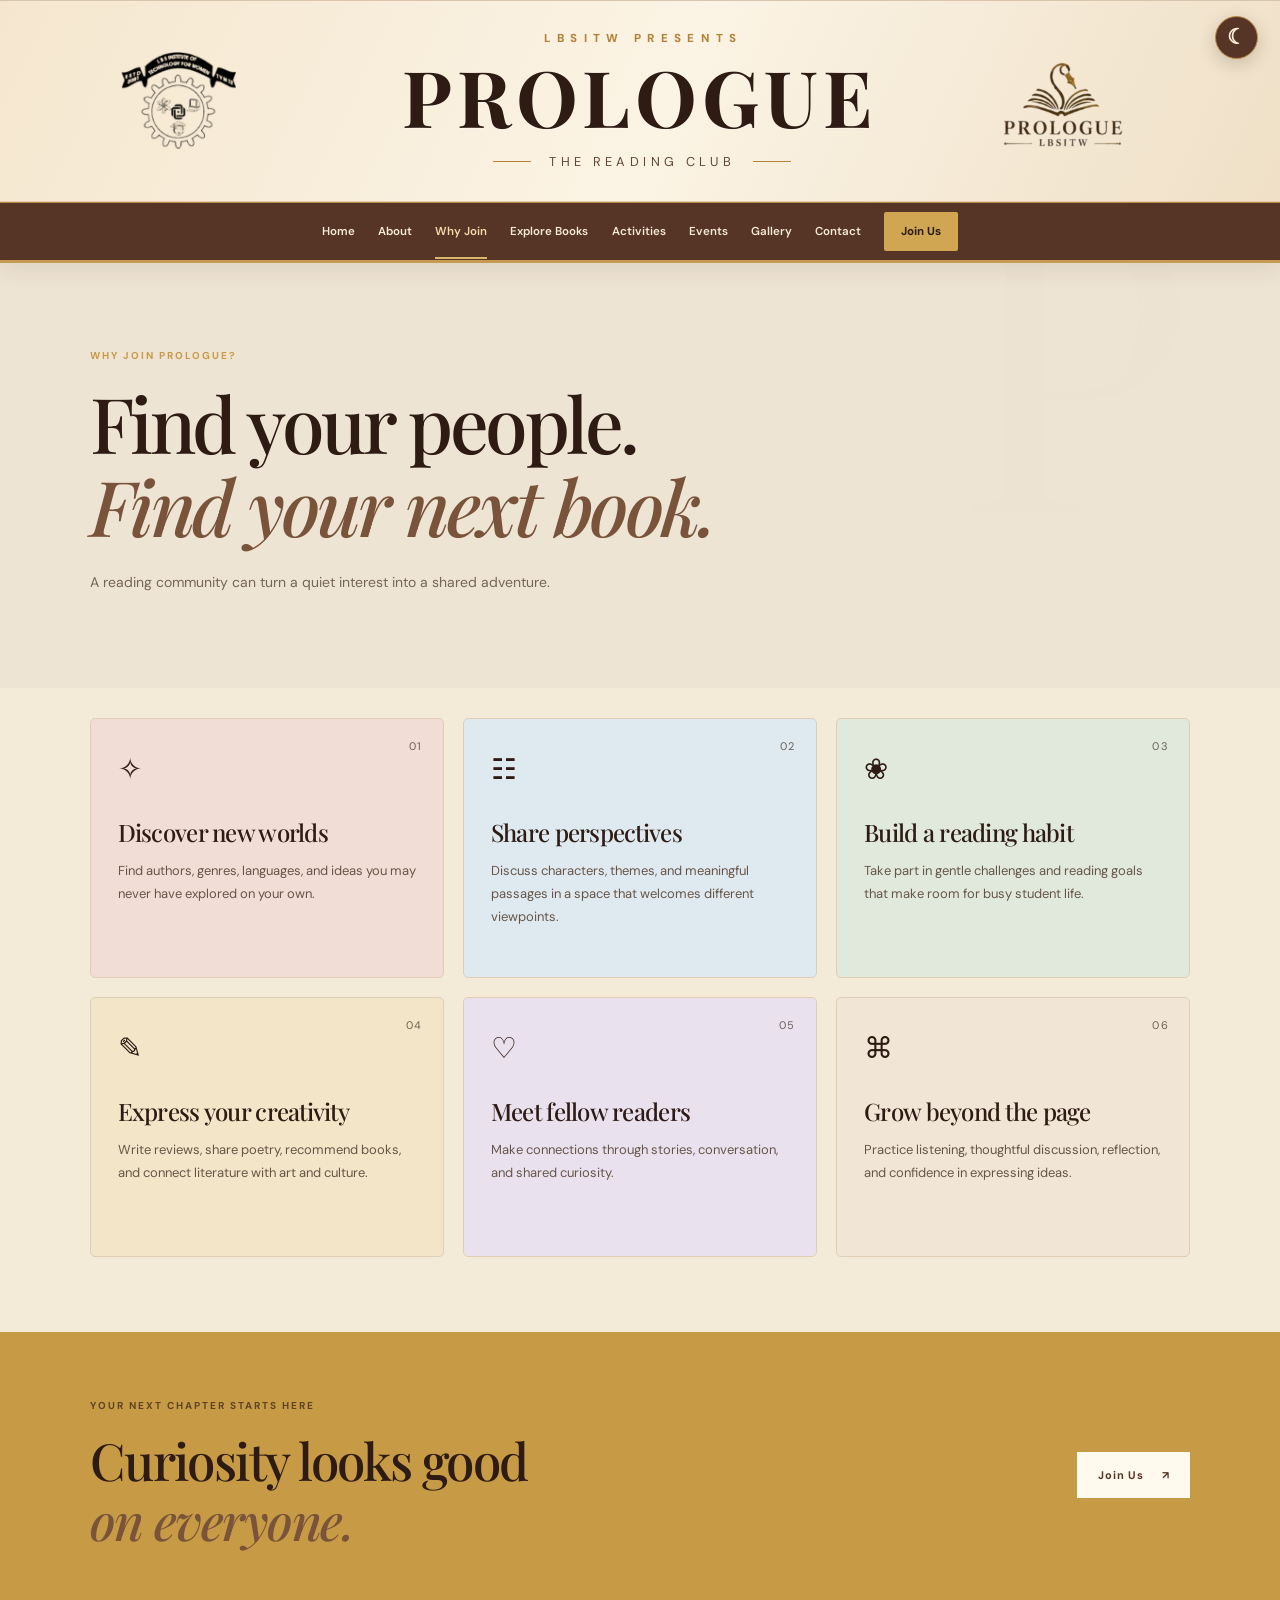
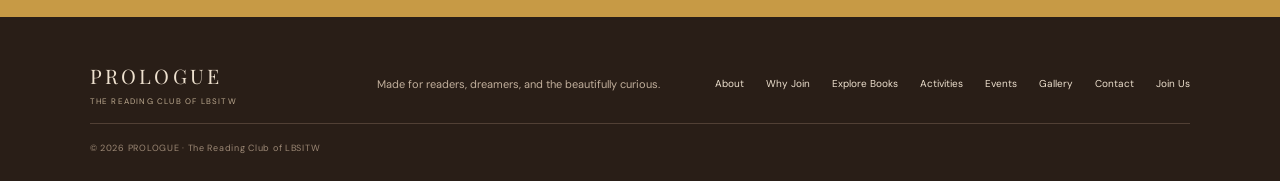
<file: why-join.html>
<!DOCTYPE html><html lang="en"><head><meta charset="UTF-8"><meta name="viewport" content="width=device-width, initial-scale=1.0"><meta name="description" content="Discover the benefits of joining PROLOGUE Reading Club."><title>Why Join | PROLOGUE</title><link rel="stylesheet" href="style.css"></head><body><header class="site-header masthead-header"><div class="masthead">
<a class="masthead-side masthead-institution" href="index.html" aria-label="LBSITW home"><img src="assets/lbs-emblem.png" alt="LBSITW emblem" class="institution-logo" onerror="this.style.display='none';this.nextElementSibling.style.display='grid'"><span class="institution-fallback" aria-hidden="true">LBS<br><small>ITW</small></span></a>
<a class="masthead-title" href="index.html" aria-label="PROLOGUE home"><span class="masthead-kicker">LBSITW PRESENTS</span><strong>PROLOGUE</strong><span class="masthead-subtitle"><i></i>THE READING CLUB<i></i></span></a>
<a class="masthead-side masthead-prologue" href="index.html" aria-label="PROLOGUE home"><img src="assets/prologue-emblem-transparent.png" alt="PROLOGUE emblem" class="masthead-prologue-logo"></a>
</div><button class="theme-toggle" type="button" aria-label="Switch to dark mode" aria-pressed="false" title="Change colour theme">☾</button><div class="nav-band"><button class="menu-toggle" aria-label="Open navigation" aria-expanded="false">☰</button><nav class="main-nav" aria-label="Main navigation"><a href="index.html">Home</a><a href="about.html">About</a><a class="active" href="why-join.html">Why Join</a><a href="books.html">Explore Books</a><a href="activities.html">Activities</a><a href="events.html">Events</a><a href="gallery.html">Gallery</a><a href="contact.html">Contact</a><a class="nav-join" href="join.html">Join Us</a></nav></div></header><main><section class="page-hero"><p class="eyebrow">WHY JOIN PROLOGUE?</p><h1>Find your people.<br><em>Find your next book.</em></h1><p>A reading community can turn a quiet interest into a shared adventure.</p></section><section class="section benefits-section"><div class="benefits-grid"><article class="benefit-card benefit-rose"><span>01</span><div class="benefit-icon">✧</div><h2>Discover new worlds</h2><p>Find authors, genres, languages, and ideas you may never have explored on your own.</p></article><article class="benefit-card benefit-blue"><span>02</span><div class="benefit-icon">☷</div><h2>Share perspectives</h2><p>Discuss characters, themes, and meaningful passages in a space that welcomes different viewpoints.</p></article><article class="benefit-card benefit-green"><span>03</span><div class="benefit-icon">❀</div><h2>Build a reading habit</h2><p>Take part in gentle challenges and reading goals that make room for busy student life.</p></article><article class="benefit-card benefit-gold"><span>04</span><div class="benefit-icon">✎</div><h2>Express your creativity</h2><p>Write reviews, share poetry, recommend books, and connect literature with art and culture.</p></article><article class="benefit-card benefit-lilac"><span>05</span><div class="benefit-icon">♡</div><h2>Meet fellow readers</h2><p>Make connections through stories, conversation, and shared curiosity.</p></article><article class="benefit-card benefit-sand"><span>06</span><div class="benefit-icon">⌘</div><h2>Grow beyond the page</h2><p>Practice listening, thoughtful discussion, reflection, and confidence in expressing ideas.</p></article></div></section><section class="section join-banner"><div><p class="eyebrow">YOUR NEXT CHAPTER STARTS HERE</p><h2>Curiosity looks good<br><em>on everyone.</em></h2></div><a class="button button-light" href="join.html">Join Us <span>↗</span></a></section></main><footer class="site-footer"><a class="footer-brand" href="index.html">PROLOGUE<span>THE READING CLUB OF LBSITW</span></a><p>Made for readers, dreamers, and the beautifully curious.</p><div class="footer-links"><a href="about.html">About</a><a href="why-join.html">Why Join</a><a href="books.html">Explore Books</a><a href="activities.html">Activities</a><a href="events.html">Events</a><a href="gallery.html">Gallery</a><a href="contact.html">Contact</a><a href="join.html">Join Us</a></div><small>© <span data-year></span> PROLOGUE · The Reading Club of LBSITW</small></footer><script src="script.js"></script></body></html>
</file>
<file: style.css>
@import url('https://fonts.googleapis.com/css2?family=DM+Sans:wght@400;500;600;700&family=Playfair+Display:ital,wght@0,500;0,600;0,700;1,500;1,600&display=swap');
:root{--cream:#f5efe4;--paper:#fffaf1;--ink:#292017;--brown:#493326;--brown2:#684a35;--gold:#c6a052;--muted:#8b7a68;--line:#e1d5c3;--rose:#ead3c7;--serif:'Playfair Display',Georgia,serif;--sans:'DM Sans',Arial,sans-serif;--shadow:0 18px 50px #39281912}*{box-sizing:border-box}html{scroll-behavior:smooth}body{margin:0;background:var(--cream);color:var(--ink);font-family:var(--sans);line-height:1.65}a{color:inherit;text-decoration:none}img{display:block;max-width:100%}button,input,select,textarea{font:inherit}.site-header{height:82px;display:flex;align-items:center;justify-content:space-between;padding:0 5.2%;background:#f9f4ebf5;border-bottom:1px solid #ddcfbd;position:sticky;top:0;z-index:20;backdrop-filter:blur(12px)}.brand{display:flex;align-items:center;gap:12px}.brand-logo{width:48px;height:48px;object-fit:contain}.brand span{display:flex;flex-direction:column;line-height:1.25}.brand strong{font-family:var(--serif);letter-spacing:.15em;font-size:17px}.brand small{font-size:9px;letter-spacing:.13em;text-transform:uppercase;color:var(--muted);margin-top:3px}.main-nav{display:flex;align-items:center;gap:27px;font-size:12px;letter-spacing:.025em}.main-nav>a:not(.nav-join){padding:8px 0;border-bottom:1px solid transparent}.main-nav>a.active:not(.nav-join),.main-nav>a:hover:not(.nav-join){border-color:var(--gold)}.nav-join{background:var(--brown);color:var(--paper);padding:11px 18px;border-radius:2px}.nav-join:hover{background:var(--gold);color:var(--ink)}.menu-toggle{display:none;background:none;border:0;font-size:25px;color:var(--brown)}.hero{display:grid;grid-template-columns:1fr .9fr;min-height:590px;padding:58px 7% 62px;gap:7%;align-items:center}.hero-copy{max-width:590px}.eyebrow{font-size:10px;font-weight:700;letter-spacing:.2em;color:var(--gold);margin:0 0 17px;text-transform:uppercase}.hero h1,.page-hero h1{font-family:var(--serif);font-weight:500;font-size:clamp(44px,5.3vw,76px);line-height:1.08;letter-spacing:-.045em;margin:0 0 24px}.hero h1 em,.page-hero h1 em,.section h2 em,.feature-copy h2 em,.join-banner h2 em,.contact-copy h2 em,.activity-cta h2 em{font-weight:500;color:var(--brown2)}.hero-lede{max-width:440px;color:#756758;font-size:15px;line-height:1.9}.hero-actions{display:flex;align-items:center;gap:25px;margin:30px 0}.button{display:inline-flex;align-items:center;justify-content:center;gap:18px;padding:14px 21px;font-size:11px;font-weight:700;letter-spacing:.07em;transition:transform .2s,background .2s;cursor:pointer;border:0}.button:hover{transform:translateY(-3px)}.button-dark{background:var(--brown);color:var(--paper)}.button-dark:hover{background:#75553b}.button-light{background:var(--paper);color:var(--brown)}.text-link{font-size:12px;border-bottom:1px solid var(--gold);padding-bottom:5px}.text-link span{margin-left:7px;color:var(--gold)}.hero-note{font-size:9px;letter-spacing:.19em;color:#9a8977;margin-top:42px}.hero-image-wrap{height:450px;position:relative;max-width:500px;width:100%;justify-self:end}.hero-image-wrap>img{width:100%;height:100%;object-fit:cover;box-shadow:var(--shadow)}.hero-stamp{position:absolute;right:-24px;bottom:25px;width:126px;height:126px;border-radius:50%;background:var(--gold);display:flex;align-items:center;justify-content:center;flex-direction:column;transform:rotate(9deg);color:var(--ink);border:1px solid #ead39a;outline:1px solid var(--gold);outline-offset:5px}.hero-stamp span{font-size:8px;letter-spacing:.18em}.hero-stamp strong{font-family:var(--serif);font-size:23px}.ticker{display:flex;align-items:center;justify-content:space-evenly;gap:20px;background:var(--brown);color:var(--paper);padding:17px 5%;font-size:10px;letter-spacing:.22em}.ticker i{font-style:normal;color:var(--gold);font-size:16px}.section{padding:92px 7%}.intro-section{display:grid;grid-template-columns:1fr 1fr;gap:10%;align-items:center}.section h2,.feature-copy h2,.contact-copy h2,.activity-cta h2,.join-banner h2{font-family:var(--serif);font-size:clamp(34px,4vw,52px);font-weight:500;line-height:1.17;letter-spacing:-.03em;margin:0 0 22px}.intro-copy{max-width:490px;color:#766657;font-size:14px;line-height:1.9}.intro-copy .text-link{display:inline-block;color:var(--ink);margin-top:12px}.library-feature{display:grid;grid-template-columns:1fr 1fr;gap:9%;align-items:center;background:#e9dfce}.feature-image{height:440px;overflow:hidden}.feature-image img{width:100%;height:100%;object-fit:cover}.feature-copy{max-width:475px}.feature-copy>p:not(.eyebrow){font-size:14px;color:#756657;line-height:1.9}.feature-stats{display:flex;gap:30px;margin:31px 0}.feature-stats div{display:flex;flex-direction:column}.feature-stats strong{font-family:var(--serif);font-size:29px;font-weight:500}.feature-stats span{font-size:8px;letter-spacing:.12em;color:var(--muted)}.centered{text-align:center}.mood-strip{padding-top:84px;padding-bottom:95px}.mood-grid{display:grid;grid-template-columns:repeat(4,1fr);gap:13px;margin-top:39px}.mood-card{min-height:190px;padding:20px;position:relative;display:flex;flex-direction:column;justify-content:flex-end;overflow:hidden;transition:transform .25s}.mood-card:hover{transform:translateY(-5px)}.mood-card>span{position:absolute;top:17px;left:19px;font-size:10px;letter-spacing:.1em}.mood-card strong{font-family:var(--serif);font-size:20px;line-height:1.2;max-width:170px}.mood-card small{font-size:10px;margin-top:8px;opacity:.75}.mood-card b{position:absolute;right:18px;bottom:20px;font-size:20px;font-weight:400}.mood-rose{background:#e8d1c5}.mood-blue{background:#d4dce0}.mood-green{background:#d7ddcc}.mood-gold{background:#e9d9ad}.quote-band{display:grid;grid-template-columns:.8fr 1.2fr;min-height:290px;background:#3d2b20;color:var(--paper);align-items:center}.quote-band>img{width:100%;height:100%;max-height:340px;object-fit:cover;opacity:.83}.quote-band>div{padding:45px 10%}.quote-band .eyebrow{color:var(--gold)}.quote-band blockquote{font-family:var(--serif);font-size:clamp(27px,3.2vw,43px);line-height:1.25;margin:0 0 17px}.quote-credit{font-size:11px;color:#d5c3ae}.join-banner{background:var(--gold);display:flex;align-items:center;justify-content:space-between;gap:30px;padding-top:66px;padding-bottom:66px}.join-banner .eyebrow{color:#5d4425}.join-banner h2{margin:0}.site-footer{background:#291e17;color:#eee1cf;padding:42px 7% 25px;display:grid;grid-template-columns:1fr 1.2fr auto;gap:15px 30px;align-items:center}.footer-brand{font-family:var(--serif);font-size:20px;letter-spacing:.16em;display:flex;flex-direction:column}.footer-brand span{font-family:var(--sans);font-size:8px;letter-spacing:.15em;color:#bca98f;margin-top:3px}.site-footer>p{font-size:11px;color:#c1af9c}.footer-links{display:flex;gap:18px;font-size:10px}.footer-links a:hover{color:var(--gold)}.site-footer>small{grid-column:1/-1;border-top:1px solid #514035;padding-top:17px;color:#9c8875;font-size:9px;letter-spacing:.08em}.page-hero{padding:85px 7% 80px;background:#eee4d4;position:relative;overflow:hidden}.page-hero:after{content:'P';position:absolute;right:7%;top:-115px;font-family:var(--serif);font-size:400px;line-height:1;color:#d8c8b311;pointer-events:none}.page-hero h1{font-size:clamp(47px,6vw,78px);position:relative;z-index:1}.page-hero>p:not(.eyebrow){max-width:550px;color:#756657;font-size:14px}.books-hero{display:flex;flex-direction:column;align-items:flex-start}.book-count{position:absolute;right:9%;bottom:47px;display:flex;align-items:center;gap:13px}.book-count strong{font-family:var(--serif);font-size:42px;font-weight:500}.book-count span{font-size:9px;letter-spacing:.16em;color:var(--muted);max-width:90px}.library-browser{padding-top:42px}.library-toolbar{display:flex;gap:14px;align-items:center;flex-wrap:wrap;margin-bottom:30px}.search-wrap{flex:1;min-width:230px;display:flex;align-items:center;gap:10px;background:#fffaf1;border:1px solid var(--line);padding:0 15px;height:47px}.search-wrap>span{font-size:26px;color:var(--gold)}.search-wrap input{width:100%;background:transparent;border:0;outline:0;font-size:12px;color:var(--ink)}.filter-label{display:flex;align-items:center;gap:9px;font-size:9px;letter-spacing:.15em;color:var(--muted)}.filter-label select{border:1px solid var(--line);background:#fffaf1;padding:12px 30px 12px 11px;color:var(--ink);font-size:11px;letter-spacing:0;max-width:170px}.book-grid{display:grid;grid-template-columns:repeat(5,minmax(0,1fr));gap:42px 22px}.book-card{min-width:0;animation:fadeUp .5s both}.cover-wrap{position:relative;aspect-ratio:.69;overflow:hidden;background:#d9c9b0;box-shadow:0 13px 27px #3726191c;isolation:isolate}.cover-img{width:100%;height:100%;object-fit:cover;transition:transform .4s;position:relative;z-index:0}.book-card:hover .cover-img{transform:scale(1.035)}.cover-fallback{position:absolute;inset:0;display:flex;align-items:center;justify-content:center;flex-direction:column;text-align:center;padding:19px;color:#f9edcf;background:linear-gradient(145deg,#203c42,#16282e 55%,#9b523a);z-index:-1}.cover-fallback .cover-small{font-size:8px;letter-spacing:.17em}.cover-fallback strong{font-family:var(--serif);font-size:clamp(18px,2vw,29px);font-weight:500;line-height:1.08;margin:20px 0}.cover-fallback em{font-family:var(--serif);font-size:11px}.cover-fallback:before{content:'';position:absolute;inset:9px;border:1px solid #e4c78066;pointer-events:none}.cover-fallback.palette-1{background:linear-gradient(150deg,#236c83,#122c47 70%,#bd7952)}.cover-fallback.palette-2{background:linear-gradient(145deg,#554d1c,#171b17 70%,#bca34e)}.cover-fallback.palette-3{background:linear-gradient(145deg,#211724,#101014 70%,#8f5a47)}.cover-fallback.palette-4{background:linear-gradient(145deg,#d6bd72,#e6d8a8 55%,#29251d);color:#282018}.cover-fallback.palette-5{background:linear-gradient(145deg,#7d3f39,#321f23 70%,#b99060)}.cover-fallback.palette-6{background:linear-gradient(145deg,#283e33,#101f1a 70%,#a38b52)}.preview-badge{position:absolute;top:13px;right:12px;z-index:2;background:var(--gold);color:#231b14;border:0;border-radius:20px;padding:8px 13px;font-size:10px;font-weight:700;letter-spacing:.13em;cursor:pointer;box-shadow:0 3px 9px #0002}.preview-badge:hover{background:#e2c47a}.book-meta{padding-top:13px}.book-meta h3{font-family:var(--serif);font-size:19px;font-weight:500;line-height:1.25;margin:0 0 5px}.book-author{font-family:var(--serif);font-style:italic;font-size:14px;color:#746453;margin:0 0 11px}.book-genre{font-size:9px;letter-spacing:.12em;color:#b48b3d;text-transform:uppercase;margin:0}.book-year{font-size:10px;color:#94816e;margin-top:5px}.library-note,.sample-note{font-size:11px;color:#897865;line-height:1.7;margin-top:34px}.empty-state{padding:45px;text-align:center;color:var(--muted)}.small-quote{min-height:230px}.small-quote>img{max-height:260px}.modal{display:none;position:fixed;inset:0;z-index:50;align-items:center;justify-content:center;padding:24px}.modal.is-open{display:flex}.modal-backdrop{position:absolute;inset:0;background:#1c140ee0;backdrop-filter:blur(5px)}.modal-panel{position:relative;background:var(--paper);width:min(880px,100%);max-height:90vh;overflow:auto;padding:35px;box-shadow:0 25px 80px #0004;animation:modalIn .22s both}.modal-close{position:absolute;right:17px;top:12px;background:none;border:0;font-size:32px;color:var(--brown);cursor:pointer;z-index:2}.modal-book-head{display:grid;grid-template-columns:190px 1fr;gap:28px;padding:5px 28px 26px 0;border-bottom:1px solid var(--line)}.modal-cover{width:100%;aspect-ratio:.69;object-fit:cover;box-shadow:var(--shadow)}.modal-book-head h2{font-family:var(--serif);font-size:35px;line-height:1.15;font-weight:500;margin:7px 0}.modal-book-head .book-author{font-size:16px}.modal-description{font-size:13px;color:#766657;line-height:1.8}.modal-actions{display:flex;gap:12px;flex-wrap:wrap;margin-top:20px}.modal-actions a{font-size:10px}.chapter-tabs{display:flex;gap:9px;margin:23px 0 17px;flex-wrap:wrap}.chapter-tab{border:1px solid var(--line);background:transparent;padding:10px 15px;font-size:11px;cursor:pointer;color:var(--brown)}.chapter-tab.active{background:var(--brown);color:var(--paper);border-color:var(--brown)}.chapter-preview{background:#f4ecdf;padding:22px}.chapter-preview h3{font-family:var(--serif);font-weight:500;font-size:24px;margin:0 0 13px}.chapter-preview blockquote{font-family:var(--serif);font-size:19px;line-height:1.5;margin:0 0 15px;color:#4e3827}.chapter-preview p{font-size:12px;color:#746453;line-height:1.8}.chapter-caption{font-size:9px!important;letter-spacing:.1em;text-transform:uppercase;color:#a17d39!important}.activity-layout{display:grid;grid-template-columns:1fr .9fr;gap:8%;align-items:start}.activity-feature{background:#e9dfce}.activity-feature>img{width:100%;height:290px;object-fit:cover}.activity-feature>div{padding:28px}.activity-feature h2{font-family:var(--serif);font-size:34px;font-weight:500;margin:0 0 10px}.activity-feature p:not(.eyebrow){font-size:13px;color:#756657;line-height:1.8}.activity-list{display:flex;flex-direction:column}.activity-item{display:grid;grid-template-columns:45px 1fr;gap:17px;padding:20px 0;border-bottom:1px solid var(--line)}.activity-item:first-child{padding-top:0}.activity-item>span{font-family:var(--serif);font-size:22px;color:var(--gold)}.activity-item h3{font-family:var(--serif);font-size:22px;font-weight:500;margin:0 0 6px}.activity-item p{font-size:12px;color:#756657;line-height:1.8;margin:0}.activity-cta{text-align:center;background:#e9dfce}.activity-cta .button{margin-top:13px}.activity-cta .sample-note{margin-top:20px}.form-section{display:grid;grid-template-columns:.75fr 1.25fr;gap:10%;align-items:start}.form-intro>p:not(.eyebrow){font-size:13px;color:#756657;line-height:1.9}.join-form{background:#fffaf1;padding:32px;box-shadow:var(--shadow)}.form-grid{display:grid;grid-template-columns:1fr 1fr;gap:19px}.form-grid label{display:flex;flex-direction:column;gap:7px;font-size:11px;font-weight:600}.form-grid input,.form-grid select,.form-grid textarea{border:1px solid var(--line);background:#fffdf8;padding:12px;font-size:12px;outline:0;width:100%;color:var(--ink);border-radius:0}.form-grid input:focus,.form-grid select:focus,.form-grid textarea:focus{border-color:var(--gold)}.full-field{grid-column:1/-1}.field-error{min-height:0;color:#a13b30;font-size:10px;font-weight:400}.consent-row{display:flex;align-items:flex-start;gap:10px;margin:22px 0 4px;font-size:10px;color:#756657}.consent-row input{margin-top:4px;accent-color:var(--brown)}.submit-button{margin-top:18px}.form-success{margin-top:22px;padding:17px;background:#e1eadb;border-left:3px solid #65805a;color:#30442c;font-size:12px}.form-success p{margin:4px 0 0}.contact-layout{display:grid;grid-template-columns:.9fr 1fr;gap:9%;align-items:center}.contact-image{height:460px}.contact-image img{width:100%;height:100%;object-fit:cover}.contact-copy>p:not(.eyebrow){color:#756657;font-size:13px;line-height:1.8}.contact-row{display:flex;align-items:center;gap:17px;padding:18px 0;border-bottom:1px solid var(--line)}.contact-icon{width:40px;height:40px;border:1px solid var(--line);border-radius:50%;display:grid;place-items:center;color:var(--gold);font-size:18px}.contact-row small{font-size:9px;letter-spacing:.15em;color:var(--gold)}.contact-row p{font-size:12px;margin:3px 0 0;color:#594638}.contact-copy .button{margin-top:20px}@keyframes fadeUp{from{opacity:0;transform:translateY(12px)}to{opacity:1;transform:translateY(0)}}@keyframes modalIn{from{opacity:0;transform:translateY(12px) scale(.99)}to{opacity:1;transform:translateY(0) scale(1)}}@media(max-width:1100px){.book-grid{grid-template-columns:repeat(4,minmax(0,1fr))}.main-nav{gap:17px}.hero{padding-left:6%;padding-right:6%}.hero-image-wrap{height:400px}.section{padding-left:6%;padding-right:6%}}@media(max-width:820px){.site-header{height:72px;padding:0 5%}.menu-toggle{display:block}.main-nav{display:none;position:absolute;top:71px;left:0;right:0;background:#f9f4eb;padding:18px 5% 25px;flex-direction:column;align-items:stretch;gap:10px;border-bottom:1px solid var(--line);box-shadow:var(--shadow)}.main-nav.is-open{display:flex}.main-nav>a:not(.nav-join){padding:9px 0}.nav-join{text-align:center}.hero{grid-template-columns:1fr;gap:35px;padding-top:48px}.hero-image-wrap{justify-self:start;width:85%;height:400px}.hero-stamp{right:-22px}.intro-section,.library-feature,.activity-layout,.form-section,.contact-layout{grid-template-columns:1fr;gap:35px}.library-feature{padding-top:55px;padding-bottom:55px}.feature-image{height:350px}.mood-grid{grid-template-columns:repeat(2,1fr)}.book-grid{grid-template-columns:repeat(3,minmax(0,1fr));gap:32px 18px}.book-count{position:static;margin-top:20px}.page-hero{padding-top:65px;padding-bottom:55px}.site-footer{grid-template-columns:1fr 1fr}.site-footer>p{grid-column:1/-1;grid-row:2}.footer-links{grid-column:2;grid-row:1;justify-content:flex-end;flex-wrap:wrap}.site-footer>small{grid-row:3}.quote-band{grid-template-columns:.7fr 1.3fr}.quote-band>div{padding:35px 7%}.modal-book-head{grid-template-columns:145px 1fr;gap:20px}.modal-panel{padding:25px}}@media(max-width:560px){.brand-logo{width:39px;height:39px}.brand strong{font-size:15px}.brand small{font-size:8px}.hero{padding:40px 6% 48px}.hero h1{font-size:48px}.hero-image-wrap{width:91%;height:340px}.hero-actions{align-items:flex-start;flex-direction:column;gap:18px}.ticker{gap:11px;padding:14px 3%;font-size:8px;letter-spacing:.12em}.ticker i{font-size:12px}.section{padding:63px 6%}.section h2,.feature-copy h2,.contact-copy h2,.activity-cta h2,.join-banner h2{font-size:37px}.feature-image{height:270px}.feature-stats{gap:18px}.feature-stats strong{font-size:24px}.feature-stats span{font-size:7px}.mood-grid{gap:9px}.mood-card{min-height:155px;padding:15px}.mood-card strong{font-size:17px}.mood-card small{font-size:9px;max-width:130px}.quote-band{grid-template-columns:1fr}.quote-band>img{height:170px}.quote-band>div{padding:30px 7% 35px}.join-banner{align-items:flex-start;flex-direction:column}.site-footer{grid-template-columns:1fr;gap:14px}.footer-links{grid-column:1;grid-row:auto;justify-content:flex-start}.site-footer>p{grid-row:auto}.site-footer>small{grid-row:auto}.page-hero{padding:56px 6% 46px}.page-hero h1{font-size:48px}.page-hero:after{font-size:250px;right:-10px;top:-55px}.library-browser{padding-top:30px}.library-toolbar{align-items:stretch}.search-wrap{flex-basis:100%}.filter-label{flex:1;justify-content:space-between}.filter-label select{max-width:none;flex:1}.book-grid{grid-template-columns:repeat(2,minmax(0,1fr));gap:28px 13px}.book-meta h3{font-size:17px}.book-author{font-size:13px}.book-genre{font-size:8px}.preview-badge{top:8px;right:7px;padding:7px 9px;font-size:8px}.modal{padding:10px}.modal-panel{padding:24px 16px 18px;max-height:94vh}.modal-book-head{grid-template-columns:100px 1fr;gap:14px;padding-right:20px}.modal-book-head h2{font-size:24px}.modal-book-head .eyebrow{font-size:8px}.modal-description{font-size:11px}.modal-actions{gap:8px}.modal-actions .button{padding:10px;font-size:9px}.chapter-preview{padding:16px}.chapter-preview h3{font-size:21px}.chapter-preview blockquote{font-size:16px}.form-grid{grid-template-columns:1fr}.full-field{grid-column:auto}.join-form{padding:22px 17px}.contact-image{height:280px}.activity-feature>img{height:220px}}@media(prefers-reduced-motion:reduce){*,*::before,*::after{scroll-behavior:auto!important;animation-duration:.01ms!important;animation-iteration-count:1!important;transition-duration:.01ms!important}}
/* Cover fallback layering: custom typographic cover stays visible if the remote edition image fails. */
.cover-fallback{z-index:0}.cover-img{z-index:1}.modal-cover-wrap{position:relative;aspect-ratio:.69;overflow:hidden;background:#d9c9b0;min-width:0}.modal-cover-wrap .cover-fallback{inset:0}.modal-cover{position:absolute;inset:0;width:100%;height:100%;object-fit:cover;z-index:1}

.institution-logo{width:38px;height:38px;object-fit:contain;flex:0 0 auto}
@media(max-width:560px){.institution-logo{width:30px;height:30px}}


/* PROLOGUE identity refresh: rich coffee-brown navigation with warm cream lettering. */
.site-header{background:#3b281e;color:#f8f0e2;border-bottom:1px solid #75553c;box-shadow:0 5px 22px #24160e18}
.brand strong{font-size:clamp(21px,2vw,27px);letter-spacing:.19em;color:#fff4e1}
.brand small{font-size:9px;letter-spacing:.15em;color:#d9c5a7}
.brand-logo{width:56px;height:56px}
.institution-logo{width:43px;height:43px;filter:brightness(1.12)}
.main-nav{color:#f6ead7}
.main-nav>a:not(.nav-join){border-bottom-color:transparent}
.main-nav>a.active:not(.nav-join),.main-nav>a:hover:not(.nav-join){border-color:#d4ad61;color:#f2d49a}
.nav-join{background:#d0a653;color:#2c1d14;font-weight:700}
.nav-join:hover{background:#f3e5c9;color:#2c1d14}
.menu-toggle{color:#fff1dd}
@media(max-width:820px){.main-nav{background:#3b281e;color:#fff1dd;border-bottom-color:#75553c}}
@media(max-width:560px){.brand-logo{width:43px;height:43px}.institution-logo{width:31px;height:31px}.brand strong{font-size:19px}.brand small{font-size:7px;letter-spacing:.1em}}

/* Cinematic, skippable welcome intro on the home page. */
.intro-screen{position:fixed;inset:0;z-index:1000;display:grid;place-items:center;overflow:hidden;padding:28px;background:radial-gradient(ellipse at 50% 42%,#67462f 0%,#432d20 48%,#241810 100%);color:#fbf2e3;opacity:1;visibility:visible;transition:opacity .75s ease,visibility .75s ease}
.intro-screen::before{content:"";position:absolute;inset:18px;border:1px solid #c8a45d70;pointer-events:none}
.intro-screen::after{content:"";position:absolute;inset:27px;border:1px solid #f8ead31c;pointer-events:none}
.intro-screen.is-leaving{opacity:0;visibility:hidden;pointer-events:none}
.intro-ornament{position:absolute;width:min(60vw,640px);aspect-ratio:1;border:1px solid #c9a45b25;border-radius:50%;pointer-events:none}
.intro-ornament::before,.intro-ornament::after{content:"";position:absolute;inset:9%;border:1px solid #c9a45b24;border-radius:50%}
.intro-ornament::after{inset:18%}
.intro-ornament-one{left:-22%;top:-25%;animation:ornamentDrift 12s ease-in-out infinite alternate}
.intro-ornament-two{right:-25%;bottom:-42%;width:min(72vw,760px);animation:ornamentDrift 15s ease-in-out infinite alternate-reverse}
.intro-content{position:relative;z-index:1;width:min(880px,100%);text-align:center;animation:introRise 1.1s cubic-bezier(.2,.7,.2,1) both}
.intro-logo{width:clamp(62px,8vw,94px);height:clamp(62px,8vw,94px);object-fit:contain;margin:0 auto 18px;filter:drop-shadow(0 8px 22px #100a06aa)}
.intro-kicker{font-size:10px;letter-spacing:.34em;color:#d6b875;margin:0 0 12px;font-weight:700}
.intro-title{font-family:var(--serif);font-size:clamp(54px,11.5vw,128px);line-height:.98;letter-spacing:.12em;font-weight:500;margin:0;text-indent:.12em;color:#fff3df;text-shadow:0 6px 32px #130b0660}
.intro-rule{display:block;width:92px;height:1px;background:#d3ad63;margin:25px auto 22px;position:relative}
.intro-rule::after{content:"✦";position:absolute;left:50%;top:50%;transform:translate(-50%,-50%);background:#493122;padding:0 9px;color:#d8b66c;font-size:12px}
.intro-welcome{font-family:var(--serif);font-size:clamp(26px,4.4vw,43px);line-height:1.24;margin:0;color:#fff0dc}
.intro-welcome em{font-weight:500;color:#dfbf7b}
.intro-subtitle{font-size:11px;letter-spacing:.1em;color:#d9c5ac;margin:19px 0 27px}
.intro-actions{display:flex;justify-content:center;align-items:center;gap:22px;flex-wrap:wrap}
.intro-enter{display:inline-flex;align-items:center;gap:25px;background:#d0aa5f;color:#2d1d13;border:1px solid #e5ca8d;padding:14px 20px;font-size:11px;font-weight:700;letter-spacing:.07em;cursor:pointer;transition:transform .2s,background .2s}
.intro-enter:hover{transform:translateY(-3px);background:#f0d9a4}
.intro-enter span{font-size:16px}
.intro-skip{border:0;border-bottom:1px solid #cbb28b80;background:transparent;color:#f5e7d2;padding:8px 2px;font-size:11px;cursor:pointer}
.intro-skip:hover{color:#e4c27b;border-color:#e4c27b}
.intro-footnote{font-size:8px;letter-spacing:.28em;color:#bca486;margin:34px 0 0}
@keyframes introRise{from{opacity:0;transform:translateY(20px) scale(.985)}to{opacity:1;transform:translateY(0) scale(1)}}
@keyframes ornamentDrift{from{transform:translate3d(-8px,-5px,0) rotate(0deg)}to{transform:translate3d(16px,12px,0) rotate(12deg)}}
@media(max-width:560px){.intro-screen{padding:20px}.intro-screen::before{inset:12px}.intro-screen::after{inset:19px}.intro-title{font-size:clamp(42px,12vw,72px);letter-spacing:.08em;text-indent:.08em}.intro-kicker{font-size:8px;letter-spacing:.22em}.intro-welcome{font-size:27px}.intro-subtitle{font-size:10px;line-height:1.7;max-width:250px;margin:15px auto 23px}.intro-actions{gap:14px}.intro-enter{padding:13px 15px;gap:15px}.intro-footnote{font-size:7px;letter-spacing:.18em;margin-top:26px}}
@media(prefers-reduced-motion:reduce){.intro-content,.intro-ornament{animation:none!important}.intro-screen{transition:none}}


/* Editorial masthead inspired by the supplied PROLOGUE reference screenshot. */
.masthead-header{height:auto;display:block;position:relative;top:auto;padding:0;background:var(--cream);color:var(--ink);border:0;backdrop-filter:none;box-shadow:none;z-index:30}
.masthead{min-height:clamp(190px,15vw,286px);display:grid;grid-template-columns:1fr minmax(300px,2fr) 1fr;align-items:center;gap:22px;padding:28px 6.5%;background:#f3e7d2;border-top:1px solid #d7c6ab;border-bottom:1px solid #e0cfb2}
.masthead-side{display:flex;align-items:center;justify-content:center;min-width:0}
.masthead-institution{justify-self:start;width:100%;max-width:190px;min-height:120px}
.masthead-institution .institution-logo{width:clamp(90px,9vw,150px);height:clamp(90px,9vw,150px);object-fit:contain;filter:none}
.institution-fallback{display:none;place-items:center;text-align:center;width:100px;height:100px;border:2px solid #35231a;border-radius:50%;font-family:var(--serif);font-size:20px;line-height:1.05;color:#35231a;letter-spacing:.12em}
.institution-fallback small{font-size:11px;letter-spacing:.2em}
.masthead-title{display:flex;flex-direction:column;align-items:center;text-align:center;min-width:0;color:#2d1b14}
.masthead-kicker{font-size:clamp(9px,.9vw,13px);font-weight:800;letter-spacing:.55em;color:#b48235;margin:0 0 8px 0;padding-left:.55em}
.masthead-title strong{font-family:var(--serif);font-size:clamp(48px,6.1vw,100px);font-weight:700;letter-spacing:.055em;line-height:1.03}
.masthead-subtitle{display:flex;align-items:center;justify-content:center;gap:18px;margin-top:15px;font-size:clamp(10px,1vw,16px);letter-spacing:.34em;color:#604839;white-space:nowrap;padding-left:.34em}
.masthead-subtitle i{display:block;width:clamp(25px,3vw,58px);height:1px;background:#b48235}
.masthead-prologue-logo{width:clamp(105px,10vw,175px);height:clamp(105px,10vw,175px);object-fit:contain}
.nav-band{min-height:61px;display:flex;align-items:center;justify-content:center;padding:0 5%;background:#563526;color:#f5ead7;border-bottom:3px solid #c49b51;box-shadow:0 8px 22px #2d1b1414}
.masthead-header .main-nav{display:flex;justify-content:center;align-items:center;flex-wrap:wrap;gap:clamp(20px,4vw,64px);font-size:clamp(12px,1.1vw,16px);font-weight:600;letter-spacing:0;color:#f5ead7}
.masthead-header .main-nav>a:not(.nav-join){padding:18px 0 16px;border-bottom:2px solid transparent;color:#f5ead7}
.masthead-header .main-nav>a.active:not(.nav-join),.masthead-header .main-nav>a:hover:not(.nav-join){border-color:#d8b76d;color:#f3dca8}
.masthead-header .nav-join{padding:10px 17px;background:#d0a653;color:#2c1d14}
.masthead-header .menu-toggle{display:none;color:#fff1dd}
/* Intro screen includes two clear routes into the site plus a separate skip control. */
.intro-actions-main{gap:12px;margin-bottom:15px}
.intro-enter{min-height:46px}
.intro-join{display:inline-flex;align-items:center;justify-content:center;gap:18px;min-height:46px;padding:13px 19px;border:1px solid #c9a45b;color:#fff0dc;font-size:11px;font-weight:700;letter-spacing:.06em;transition:background .2s,color .2s,transform .2s}
.intro-join:hover{background:#f5e7d2;color:#38251a;transform:translateY(-3px)}
.intro-join span{font-size:15px}
.intro-skip{display:block;margin:12px auto 0}
@media(max-width:820px){
 .masthead{min-height:190px;grid-template-columns:70px minmax(0,1fr) 70px;gap:10px;padding:22px 4%}
 .masthead-institution{min-height:70px}.masthead-institution .institution-logo{width:65px;height:65px}.institution-fallback{width:55px;height:55px;font-size:13px}.institution-fallback small{font-size:8px}
 .masthead-prologue-logo{width:66px;height:66px}.masthead-title strong{font-size:clamp(35px,7.8vw,64px)}.masthead-kicker{letter-spacing:.3em}.masthead-subtitle{gap:8px;letter-spacing:.17em;margin-top:10px}.masthead-subtitle i{width:18px}
 .nav-band{justify-content:flex-end;position:relative;min-height:58px;padding:0 5%}
 .masthead-header .menu-toggle{display:block;background:transparent;border:0;font-size:26px;cursor:pointer}
 .masthead-header .main-nav{display:none;position:absolute;z-index:50;top:57px;left:0;right:0;background:#563526;padding:16px 6% 22px;flex-direction:column;align-items:stretch;gap:5px;border-bottom:3px solid #c49b51;box-shadow:var(--shadow)}
 .masthead-header .main-nav.is-open{display:flex}.masthead-header .main-nav>a:not(.nav-join){padding:10px 0}.masthead-header .nav-join{text-align:center}
}
@media(max-width:480px){
 .masthead{grid-template-columns:42px minmax(0,1fr) 42px;gap:7px;min-height:155px;padding:18px 3%}
 .masthead-institution .institution-logo{width:40px;height:40px}.institution-fallback{width:38px;height:38px;font-size:10px;border-width:1px}.institution-fallback small{font-size:6px}.masthead-prologue-logo{width:43px;height:43px}
 .masthead-title strong{font-size:clamp(29px,8vw,40px);letter-spacing:.015em}.masthead-kicker{font-size:7px;letter-spacing:.19em;padding-left:.19em}.masthead-subtitle{font-size:7px;letter-spacing:.1em;gap:5px;padding-left:.1em}.masthead-subtitle i{width:11px}
 .intro-actions-main{flex-direction:column;gap:10px}.intro-enter,.intro-join{width:min(270px,100%);justify-content:center}
}

/* Contact page sample social/email links */
.contact-row a{color:#594638;text-decoration:underline;text-decoration-color:#c6a052;text-underline-offset:3px;overflow-wrap:anywhere}
.contact-row a:hover{color:#9a6d2c}
.social-links{display:flex;flex-wrap:wrap;gap:10px;margin:20px 0 8px}
.social-links a{display:inline-flex;align-items:center;gap:8px;padding:10px 13px;border:1px solid var(--line);background:#fffaf1;color:var(--brown);font-size:11px;transition:background .2s,transform .2s}
.social-links a:hover{background:#eadcc6;transform:translateY(-2px)}
.sample-badge{display:inline-block;padding:4px 8px;background:#efe0bd;color:#6c4a1f;font-size:9px;font-weight:700;letter-spacing:.1em;text-transform:uppercase}


/* Light/dark appearance control */
.theme-toggle{border:1px solid #d0b987;background:transparent;color:#f5ead7;padding:9px 12px;font-size:11px;font-weight:700;cursor:pointer;white-space:nowrap;transition:background .2s,color .2s,border-color .2s}
.theme-toggle:hover{background:#d0a653;color:#2c1d14;border-color:#d0a653}
@media(max-width:760px){.theme-toggle{width:100%;margin-top:8px;text-align:center}}
html[data-theme="dark"]{color-scheme:dark;--cream:#171411;--paper:#211b16;--ink:#f1e7d7;--brown:#3b2a20;--brown2:#c5a16a;--gold:#d4b16b;--muted:#b4a18b;--line:#4c3c30;--rose:#4a342c;--shadow:0 18px 50px #0006}
html[data-theme="dark"] body{background:var(--cream);color:var(--ink)}
html[data-theme="dark"] .masthead{background:#211a15;border-color:#463528}
html[data-theme="dark"] .masthead-title,html[data-theme="dark"] .masthead-title strong{color:#f4e7d2}
html[data-theme="dark"] .masthead-kicker{color:#d5ad60}
html[data-theme="dark"] .masthead-subtitle{color:#ddcbb5}
html[data-theme="dark"] .page-hero,html[data-theme="dark"] .library-feature{background:#292019;color:var(--ink)}
html[data-theme="dark"] .hero-lede,html[data-theme="dark"] .page-hero>p:not(.eyebrow),html[data-theme="dark"] .intro-copy,html[data-theme="dark"] .feature-copy>p:not(.eyebrow),html[data-theme="dark"] .contact-copy>p,html[data-theme="dark"] .activity-item p,html[data-theme="dark"] .activity-feature p:not(.eyebrow),html[data-theme="dark"] .form-intro>p:not(.eyebrow){color:#c9b9a6}
html[data-theme="dark"] .hero h1 em,html[data-theme="dark"] .page-hero h1 em,html[data-theme="dark"] .section h2 em,html[data-theme="dark"] .feature-copy h2 em,html[data-theme="dark"] .join-banner h2 em,html[data-theme="dark"] .contact-copy h2 em,html[data-theme="dark"] .activity-cta h2 em{color:#d2b178}
html[data-theme="dark"] .search-wrap,html[data-theme="dark"] .filter-label select,html[data-theme="dark"] .join-form,html[data-theme="dark"] .join-form input:not([type="checkbox"]),html[data-theme="dark"] .join-form select,html[data-theme="dark"] .join-form textarea{background:#211b16;color:#f1e7d7;border-color:#4c3c30}
html[data-theme="dark"] .search-wrap input{color:#f1e7d7}
html[data-theme="dark"] .mood-rose{background:#4a302b;color:#f1e7d7}html[data-theme="dark"] .mood-blue{background:#26383e;color:#f1e7d7}html[data-theme="dark"] .mood-green{background:#2b382c;color:#f1e7d7}html[data-theme="dark"] .mood-gold{background:#4a3c24;color:#f1e7d7}
html[data-theme="dark"] .quote-band,html[data-theme="dark"] .site-footer{background:#100d0b}
html[data-theme="dark"] .activity-item,html[data-theme="dark"] .upcoming-card,html[data-theme="dark"] .form-intro{background:#211a15;border-color:#4c3c30}
html[data-theme="dark"] .activity-cta{background:#3c2c1e;color:#f1e7d7}
html[data-theme="dark"] .activity-cta .eyebrow{color:#d2b178}
html[data-theme="dark"] .button-light{background:#f1e7d7;color:#3b2a20}
html[data-theme="dark"] .modal-panel{background:#211b16;color:#f1e7d7}
html[data-theme="dark"] .chapter-preview{background:#2a211a;color:#f1e7d7}
html[data-theme="dark"] .chapter-preview blockquote{border-color:#6a5037;color:#e6d4bd}
html[data-theme="dark"] .theme-toggle{color:#f5ead7}
html[data-theme="dark"] .intro-screen{background:#17120e}
html[data-theme="dark"] .intro-screen .intro-title{color:#f5ead7}
.schedule-notice{max-width:650px;color:var(--muted);font-size:13px;line-height:1.8}
.upcoming-section{padding-top:55px;padding-bottom:35px}
.upcoming-grid{display:grid;grid-template-columns:repeat(3,minmax(0,1fr));gap:18px;margin-top:32px}
.upcoming-card{background:#fffaf1;border:1px solid var(--line);padding:25px;position:relative;min-width:0}
.upcoming-number{font-size:10px;letter-spacing:.18em;color:var(--gold)}
.upcoming-card h3{font-family:var(--serif);font-size:25px;font-weight:500;line-height:1.2;margin:17px 0 10px}
.upcoming-card>p{font-size:12px;color:var(--muted);min-height:42px}
.upcoming-card dl{margin:20px 0 0;border-top:1px solid var(--line);padding-top:14px;display:grid;gap:8px}
.upcoming-card dl div{display:flex;justify-content:space-between;gap:12px;font-size:11px}
.upcoming-card dt{color:var(--muted)}.upcoming-card dd{margin:0;font-weight:700;text-align:right}
@media(max-width:760px){.upcoming-grid{grid-template-columns:1fr}.upcoming-card>p{min-height:0}}


/* PROLOGUE visual refinement: balanced colours, richer contrast, and gentle motion */
:root{--cream:#f4ead8;--paper:#fff9ee;--ink:#2d1b14;--brown:#563526;--brown2:#79533a;--gold:#c79a45;--muted:#766253;--line:#dfcdb4;--rose:#f0d9d0;--teal:#dce9e3;--blue:#dce6ef;--lilac:#e9e0f0;--shadow:0 18px 50px rgba(57,40,25,.12)}
body{transition:background-color .3s ease,color .3s ease}
.masthead{position:relative;background:linear-gradient(115deg,#f5e7cf,#fbf3e4 52%,#efe0c7);}
.masthead-title strong{letter-spacing:.065em;text-shadow:0 1px 0 rgba(255,255,255,.35)}
.nav-band{background:#563526;border-top:1px solid #b88a48;border-bottom:3px solid #c49b51}
.masthead-header .main-nav{gap:clamp(13px,1.8vw,30px);font-size:clamp(11px,.9vw,14px)}
.theme-toggle{position:fixed;top:16px;right:22px;z-index:100;border:1px solid #b88b45;border-radius:50%;width:43px;height:43px;padding:0;display:grid;place-items:center;background:#563526;color:#fff2dc;font-size:21px;box-shadow:0 5px 18px rgba(44,27,16,.2);transition:transform .2s ease,background .2s ease,color .2s ease}
.theme-toggle:hover{transform:rotate(-10deg) scale(1.06);background:#c79a45;color:#2d1b14}
.vision-mission-section{padding-top:62px;padding-bottom:68px;background:linear-gradient(180deg,rgba(231,211,179,.22),transparent)}
.vision-mission-grid{display:grid;grid-template-columns:repeat(2,minmax(0,1fr));gap:22px;margin-top:34px}
.purpose-card{position:relative;overflow:hidden;padding:34px 35px 36px;border:1px solid var(--line);border-radius:5px;min-height:255px;box-shadow:var(--shadow);transition:transform .25s ease,box-shadow .25s ease}
.purpose-card:hover{transform:translateY(-5px);box-shadow:0 22px 44px rgba(57,40,25,.15)}
.purpose-vision{background:linear-gradient(135deg,#f6e6d4,#fff8ed)}.purpose-mission{background:linear-gradient(135deg,#e2e9df,#f8f3e6)}
.purpose-icon{position:absolute;right:23px;top:10px;font-family:var(--serif);font-size:56px;color:#c59a52;opacity:.6}
.purpose-card h3{font-family:var(--serif);font-size:clamp(23px,2.2vw,31px);font-weight:500;line-height:1.2;margin:6px 0 13px;max-width:85%}
.purpose-card>p:last-child{max-width:540px;color:#665345;font-size:14px;line-height:1.9;margin-bottom:0}
.home-feature-links{display:flex;justify-content:center;gap:15px;flex-wrap:wrap;margin-top:28px}
.home-feature-links a{border:1px solid var(--line);background:var(--paper);padding:12px 17px;font-size:12px;font-weight:700;transition:background .2s,color .2s,transform .2s}
.home-feature-links a span{color:var(--gold);margin-left:10px}.home-feature-links a:hover{background:var(--brown);color:#fff4e3;transform:translateY(-2px)}
.benefits-section{padding-top:30px;padding-bottom:75px}.benefits-grid{display:grid;grid-template-columns:repeat(3,minmax(0,1fr));gap:19px}
.benefit-card{position:relative;min-height:260px;padding:27px;border:1px solid var(--line);border-radius:5px;transition:transform .25s ease,box-shadow .25s ease}
.benefit-card:hover{transform:translateY(-6px);box-shadow:var(--shadow)}.benefit-card>span{position:absolute;top:18px;right:20px;font-size:11px;letter-spacing:.15em;opacity:.65}
.benefit-icon{font-size:29px;margin-bottom:24px}.benefit-card h2{font-family:var(--serif);font-size:24px;font-weight:500;line-height:1.2;margin:0 0 12px}.benefit-card p{font-size:13px;line-height:1.8;margin:0;color:#675648}
.benefit-rose{background:#f1ddd5}.benefit-blue{background:#dfe9f0}.benefit-green{background:#e0e9dc}.benefit-gold{background:#f2e5c8}.benefit-lilac{background:#eae1ef}.benefit-sand{background:#f1e6d5}
.about-story{display:grid;grid-template-columns:1fr 1fr;gap:7%;align-items:center}.about-story-image img{width:100%;height:440px;object-fit:cover}.about-story-copy h2{font-family:var(--serif);font-size:clamp(34px,4vw,53px);font-weight:500;line-height:1.1;margin:0 0 20px}.about-story-copy>p:not(.eyebrow){color:var(--muted);line-height:1.9;font-size:14px;margin-bottom:18px}
.gallery-section{padding-top:30px;padding-bottom:75px}.gallery-grid{display:grid;grid-template-columns:repeat(3,minmax(0,1fr));grid-auto-rows:235px;gap:17px}.gallery-item{position:relative;overflow:hidden;margin:0;background:var(--brown);border-radius:4px;box-shadow:var(--shadow)}.gallery-item img{width:100%;height:100%;object-fit:cover;transition:transform .6s ease,filter .3s ease}.gallery-item:hover img{transform:scale(1.06);filter:saturate(1.12)}.gallery-item figcaption{position:absolute;bottom:0;left:0;right:0;padding:14px 17px;color:#fff4e2;background:linear-gradient(transparent,rgba(27,15,9,.86));font-size:13px}.gallery-item figcaption span{color:#f1c96f;font-size:10px;letter-spacing:.16em;margin-right:10px}.gallery-tall{grid-row:span 2}.gallery-emblem{background:#f1e5d0;display:grid;place-items:center}.gallery-emblem img{object-fit:contain;padding:30px;width:80%;height:80%}
.events-page-section{padding-top:30px;padding-bottom:70px}.event-list{display:grid;gap:15px;margin-top:30px}.event-row{display:grid;grid-template-columns:115px minmax(0,1fr) 210px;align-items:center;gap:28px;background:var(--paper);border:1px solid var(--line);padding:25px;transition:transform .2s ease,box-shadow .2s ease}.event-row:hover{transform:translateX(4px);box-shadow:var(--shadow)}.event-date{display:flex;flex-direction:column;align-items:center;justify-content:center;background:#e9d4b2;color:#392319;min-height:102px}.event-date strong{font-family:var(--serif);font-size:42px;line-height:1}.event-date span{font-size:10px;letter-spacing:.12em;margin-top:9px}.event-info h2{font-family:var(--serif);font-size:27px;font-weight:500;margin:0 0 7px}.event-info>p:last-child{font-size:13px;color:var(--muted);line-height:1.8;margin:0}.event-time{display:flex;flex-direction:column;gap:5px;border-left:1px solid var(--line);padding-left:24px}.event-time span{font-size:10px;letter-spacing:.15em;color:var(--muted)}.event-time strong{font-size:12px;line-height:1.5}
.schedule-notice{color:var(--muted);font-size:13px;line-height:1.8}.footer-links{display:flex;justify-content:center;flex-wrap:wrap;gap:13px 22px}
/* Dark mode uses warm charcoal, cream typography, amber accents, and clear surfaces */
html[data-theme="dark"]{color-scheme:dark;--cream:#171411;--paper:#241c17;--ink:#f7eddd;--brown:#3a261d;--brown2:#e4bd78;--gold:#edc36e;--muted:#c1af9a;--line:#594438;--rose:#543a33;--shadow:0 18px 50px rgba(0,0,0,.34)}
html[data-theme="dark"] body{background:var(--cream);color:var(--ink)}
html[data-theme="dark"] .masthead{background:linear-gradient(115deg,#211812,#302117 52%,#1b1511);border-color:#57402e}
html[data-theme="dark"] .masthead-title,html[data-theme="dark"] .masthead-title strong{color:#fff0d7}html[data-theme="dark"] .masthead-kicker{color:#efc16a}html[data-theme="dark"] .masthead-subtitle{color:#e6d0b2}
html[data-theme="dark"] .nav-band{background:#241812;border-color:#8c6739}html[data-theme="dark"] .masthead-header .main-nav>a:not(.nav-join){color:#f5e7d1}html[data-theme="dark"] .masthead-header .main-nav>a.active:not(.nav-join),html[data-theme="dark"] .masthead-header .main-nav>a:hover:not(.nav-join){color:#ffd88b;border-color:#edc36e}
html[data-theme="dark"] .theme-toggle{background:#f1d08a;color:#2a1a12;border-color:#f1d08a}html[data-theme="dark"] .theme-toggle:hover{background:#fff0ce}
html[data-theme="dark"] .hero-lede,html[data-theme="dark"] .page-hero>p:not(.eyebrow),html[data-theme="dark"] .intro-copy,html[data-theme="dark"] .feature-copy>p:not(.eyebrow),html[data-theme="dark"] .contact-copy>p,html[data-theme="dark"] .activity-item p,html[data-theme="dark"] .activity-feature p:not(.eyebrow),html[data-theme="dark"] .form-intro>p:not(.eyebrow),html[data-theme="dark"] .about-story-copy>p:not(.eyebrow),html[data-theme="dark"] .event-info>p:last-child{color:#d6c6b2}
html[data-theme="dark"] .hero h1 em,html[data-theme="dark"] .page-hero h1 em,html[data-theme="dark"] .section h2 em,html[data-theme="dark"] .feature-copy h2 em,html[data-theme="dark"] .join-banner h2 em,html[data-theme="dark"] .contact-copy h2 em,html[data-theme="dark"] .activity-cta h2 em{color:#efc36e}
html[data-theme="dark"] .vision-mission-section{background:linear-gradient(180deg,#201811,#171411)}html[data-theme="dark"] .purpose-vision{background:linear-gradient(135deg,#38271f,#2b211a);border-color:#6a4a33}html[data-theme="dark"] .purpose-mission{background:linear-gradient(135deg,#24312a,#242018);border-color:#53634d}html[data-theme="dark"] .purpose-card>p:last-child{color:#e1d1bd}
html[data-theme="dark"] .home-feature-links a{background:#251c16;border-color:#604833;color:#f4e7d5}html[data-theme="dark"] .home-feature-links a:hover{background:#edc36e;color:#25170f}
html[data-theme="dark"] .benefit-rose{background:#4b302b}html[data-theme="dark"] .benefit-blue{background:#263b46}html[data-theme="dark"] .benefit-green{background:#2b3a2e}html[data-theme="dark"] .benefit-gold{background:#4a3b22}html[data-theme="dark"] .benefit-lilac{background:#3c3045}html[data-theme="dark"] .benefit-sand{background:#433327}html[data-theme="dark"] .benefit-card{border-color:#67503d}html[data-theme="dark"] .benefit-card p{color:#f0e0cc}
html[data-theme="dark"] .upcoming-card,html[data-theme="dark"] .event-row,html[data-theme="dark"] .activity-item,html[data-theme="dark"] .form-intro,html[data-theme="dark"] .join-form,html[data-theme="dark"] .search-wrap,html[data-theme="dark"] .filter-label select{background:#241c17;color:#f7eddd;border-color:#594438}
html[data-theme="dark"] .event-date{background:#d6ad64;color:#24160e}html[data-theme="dark"] .event-time{border-color:#594438}html[data-theme="dark"] .schedule-notice{color:#c9b7a2}
html[data-theme="dark"] .mood-rose{background:#543630;color:#fff0e3}html[data-theme="dark"] .mood-blue{background:#2a3c46;color:#e9f3f9}html[data-theme="dark"] .mood-green{background:#2d3b2e;color:#edf8e9}html[data-theme="dark"] .mood-gold{background:#514126;color:#fff0d2}
html[data-theme="dark"] .quote-band,html[data-theme="dark"] .site-footer{background:#100d0b;color:#f3e5d0}html[data-theme="dark"] .activity-cta{background:#3a281e;color:#fff0dc}html[data-theme="dark"] .activity-cta .eyebrow{color:#efc36e}
html[data-theme="dark"] .button-light{background:#f1e4ce;color:#332015}html[data-theme="dark"] .button-dark{background:#d9ad60;color:#27170f}html[data-theme="dark"] .button-dark:hover{background:#f0cc83;color:#27170f}
html[data-theme="dark"] .join-form input:not([type="checkbox"]),html[data-theme="dark"] .join-form select,html[data-theme="dark"] .join-form textarea,html[data-theme="dark"] .search-wrap input{background:#1c1612;color:#fff0dc;border-color:#6a5140}
html[data-theme="dark"] .modal-panel{background:#241c17;color:#f7eddd}html[data-theme="dark"] .chapter-preview{background:#30231b;color:#fff0dc}html[data-theme="dark"] .chapter-preview blockquote{border-color:#b58b4e;color:#f0d7b2}
html[data-theme="dark"] .ticker{background:#241812;color:#f5e7d1;border-color:#765332}html[data-theme="dark"] .intro-screen{background:radial-gradient(circle at 50% 35%,#3b281b,#17110d 72%)}html[data-theme="dark"] .intro-screen .intro-title{color:#fff0d7}
html[data-theme="dark"] .section-heading p:not(.eyebrow),html[data-theme="dark"] .quote-credit{color:#cbb8a0}html[data-theme="dark"] .field-error{color:#ff9d91}html[data-theme="dark"] .form-success{background:#20392b;border-color:#4e936c;color:#e4ffed}
/* Soft entrance motion; reduced-motion preferences are respected */
@keyframes prologueRise{from{opacity:0;transform:translateY(18px)}to{opacity:1;transform:translateY(0)}}
.hero-copy,.hero-image-wrap,.page-hero,.purpose-card,.benefit-card,.upcoming-card,.event-row,.gallery-item{animation:prologueRise .65s both ease-out}
.hero-image-wrap{animation-delay:.12s}.purpose-card:nth-child(2){animation-delay:.08s}.benefit-card:nth-child(2),.benefit-card:nth-child(5){animation-delay:.05s}.benefit-card:nth-child(3),.benefit-card:nth-child(6){animation-delay:.1s}
@media(max-width:900px){.masthead-header .main-nav{gap:10px 16px}.benefits-grid{grid-template-columns:repeat(2,minmax(0,1fr))}.event-row{grid-template-columns:90px minmax(0,1fr);gap:18px}.event-time{grid-column:2;border-left:0;border-top:1px solid var(--line);padding:12px 0 0;display:grid;grid-template-columns:auto 1fr auto;align-items:center}.gallery-grid{grid-template-columns:repeat(2,minmax(0,1fr))}}
@media(max-width:760px){.theme-toggle{top:12px;right:12px;width:39px;height:39px}.masthead{padding-right:55px}.vision-mission-grid,.about-story{grid-template-columns:1fr}.about-story-image img{height:300px}.purpose-card{min-height:0;padding:27px}.benefits-grid{grid-template-columns:1fr}.benefit-card{min-height:0}.gallery-grid{grid-auto-rows:210px}.event-row{grid-template-columns:74px minmax(0,1fr);padding:16px;gap:14px}.event-date{min-height:84px}.event-date strong{font-size:34px}.event-info h2{font-size:23px}.event-time{grid-column:1/-1;grid-template-columns:auto 1fr;gap:6px 15px}.event-time span:last-child{grid-column:2}.home-feature-links{align-items:stretch;flex-direction:column}.home-feature-links a{display:flex;justify-content:space-between}}
@media(max-width:480px){.gallery-grid{grid-template-columns:1fr;grid-auto-rows:240px}.gallery-tall{grid-row:span 1}.masthead-header .main-nav{font-size:13px}.event-row{grid-template-columns:62px minmax(0,1fr)}.event-date strong{font-size:29px}.event-date span{font-size:8px}.event-time strong{font-size:11px}}
@media(prefers-reduced-motion:reduce){*,*::before,*::after{scroll-behavior:auto!important;animation-duration:.01ms!important;animation-iteration-count:1!important;transition-duration:.01ms!important}}

/* Version 5 visual polish: larger editorial moments and a richer image gallery */
.hero{min-height:660px;padding-top:76px;padding-bottom:78px;gap:6%;}
.hero h1{font-size:clamp(54px,6.2vw,88px);line-height:1.02;max-width:720px;}
.hero-lede{font-size:17px;max-width:520px;}
.hero-actions .button,.gallery-hero-button{padding:17px 25px;font-size:12px;min-height:54px;}
.hero-note{font-size:10px;letter-spacing:.22em;}
.ticker{min-height:76px;padding:23px 5%;font-size:clamp(12px,1.25vw,16px);letter-spacing:.27em;gap:26px;}
.ticker i{font-size:21px;}
.vision-mission-grid{gap:25px;}
.purpose-card{padding:38px;min-height:255px;}
.purpose-card h3{font-size:clamp(23px,2.4vw,31px);}
.purpose-card>p:last-child{font-size:15px;line-height:1.9;}
.gallery-hero{padding-top:88px;padding-bottom:58px;background:linear-gradient(120deg,#efe2cd 0%,#f8f0e3 54%,#e5d2b7 100%);}
.gallery-hero h1{font-size:clamp(58px,7.4vw,100px);line-height:.98;letter-spacing:-.055em;}
.gallery-hero>p:not(.eyebrow){font-size:17px;max-width:640px;line-height:1.9;}
.gallery-hero-button{margin-top:15px;}
.gallery-hero-note{display:flex;gap:30px;flex-wrap:wrap;margin-top:45px;padding-top:17px;border-top:1px solid #c9b392;max-width:690px;color:#846344;font-size:9px;letter-spacing:.18em;}
.gallery-section{padding-top:72px;padding-bottom:92px;}
.gallery-intro-row{display:grid;grid-template-columns:1fr .8fr;gap:8%;align-items:end;margin-bottom:35px;}
.gallery-intro-row h2,.gallery-closing h2{font-family:var(--serif);font-weight:500;font-size:clamp(39px,4.6vw,62px);line-height:1.05;letter-spacing:-.035em;margin:0;}
.gallery-intro-row h2 em,.gallery-closing h2 em{color:var(--brown2);font-weight:500;}
.gallery-intro-row>p,.gallery-closing>p:not(.eyebrow){font-size:15px;line-height:1.9;color:#756657;max-width:470px;margin:0 0 4px;}
.gallery-mosaic{grid-template-columns:repeat(3,minmax(0,1fr));grid-auto-rows:clamp(210px,22vw,285px);gap:20px;}
.gallery-item{border-radius:7px;isolation:isolate;box-shadow:0 18px 45px #3928191a;}
.gallery-item::after{content:"";position:absolute;inset:0;background:linear-gradient(180deg,transparent 35%,rgba(28,17,10,.8));opacity:.86;pointer-events:none;transition:opacity .35s ease;}
.gallery-item img{cursor:zoom-in;will-change:transform;transition:transform .8s cubic-bezier(.2,.7,.2,1),filter .5s ease;}
.gallery-item:hover img{transform:scale(1.075);filter:saturate(1.16) contrast(1.03);}
.gallery-item:hover::after{opacity:1;}
.gallery-item figcaption{z-index:1;padding:20px 21px;font-size:14px;transform:translateY(4px);transition:transform .35s ease;}
.gallery-item:hover figcaption{transform:translateY(0);}
.gallery-item figcaption strong{display:block;font-family:var(--serif);font-size:clamp(17px,1.6vw,23px);font-weight:500;line-height:1.2;margin-top:5px;}
.gallery-item figcaption small{display:block;font-size:10px;letter-spacing:.04em;color:#f3dfc3;margin-top:6px;}
.gallery-tall{grid-row:span 2;}
.gallery-wide{grid-column:span 2;}
.gallery-emblem{background:linear-gradient(135deg,#f4e8d4,#dfc9a8);}
.gallery-emblem::after{background:linear-gradient(180deg,transparent 35%,rgba(43,27,17,.65));}
.gallery-emblem img{object-fit:contain;padding:32px;width:85%;height:83%;align-self:start;cursor:zoom-in;}
.gallery-closing{background:linear-gradient(125deg,#ead9bd,#f6eddf);padding-top:75px;padding-bottom:82px;}
.gallery-closing h2{margin-bottom:18px;}
.gallery-closing .hero-actions{margin-bottom:0;}
.gallery-lightbox{position:fixed;inset:0;z-index:1000;background:rgba(20,13,9,.92);display:flex;align-items:center;justify-content:center;flex-direction:column;padding:45px 5vw 28px;opacity:0;visibility:hidden;transition:opacity .28s ease,visibility .28s ease;}
.gallery-lightbox.is-open{opacity:1;visibility:visible;}
.gallery-lightbox img{max-width:min(1100px,92vw);max-height:78vh;object-fit:contain;border-radius:4px;box-shadow:0 22px 70px #0007;transform:scale(.97);transition:transform .35s ease;}
.gallery-lightbox.is-open img{transform:scale(1);}
.gallery-lightbox p{color:#f8ead6;font-family:var(--serif);font-size:19px;margin:14px 0 0;text-align:center;}
.gallery-lightbox-close{position:absolute;right:26px;top:16px;border:1px solid #e7d5bb88;background:#3d2a1d;color:#fff1dd;width:46px;height:46px;border-radius:50%;font-size:31px;cursor:pointer;}
.gallery-lightbox-close:hover{background:#a97d43;}
html[data-theme="dark"] .gallery-hero{background:linear-gradient(120deg,#241812,#352419 55%,#1c1510);}
html[data-theme="dark"] .gallery-hero>p:not(.eyebrow),html[data-theme="dark"] .gallery-intro-row>p,html[data-theme="dark"] .gallery-closing>p:not(.eyebrow){color:#d7c5ad;}
html[data-theme="dark"] .gallery-hero-note{border-color:#735637;color:#d2ad74;}
html[data-theme="dark"] .gallery-intro-row h2 em,html[data-theme="dark"] .gallery-closing h2 em{color:#e0b96e;}
html[data-theme="dark"] .gallery-closing{background:linear-gradient(125deg,#2a1d15,#3a291d);}
@media(max-width:900px){.gallery-mosaic{grid-template-columns:repeat(2,minmax(0,1fr));grid-auto-rows:230px}.gallery-tall{grid-row:span 2}.gallery-wide{grid-column:span 2}.gallery-intro-row{grid-template-columns:1fr;gap:18px}.hero{min-height:0;padding-top:58px;padding-bottom:60px}.ticker{gap:18px}}
@media(max-width:560px){.hero{padding:43px 6% 48px}.hero h1{font-size:clamp(46px,12vw,64px)}.hero-lede{font-size:15px}.hero-actions .button{width:100%;min-height:56px}.ticker{min-height:70px;flex-wrap:wrap;justify-content:center;gap:9px 13px;padding:17px 5%;font-size:10px;letter-spacing:.17em}.ticker i{font-size:14px}.purpose-card{padding:27px 23px}.gallery-hero{padding:57px 6% 42px}.gallery-hero h1{font-size:clamp(48px,13vw,70px)}.gallery-hero>p:not(.eyebrow){font-size:15px}.gallery-hero-note{gap:12px 17px;font-size:8px;margin-top:32px}.gallery-section{padding-top:51px;padding-bottom:60px}.gallery-mosaic{grid-template-columns:1fr 1fr;grid-auto-rows:190px;gap:11px}.gallery-tall{grid-row:span 2}.gallery-wide{grid-column:span 2}.gallery-item figcaption{padding:12px;font-size:11px}.gallery-item figcaption strong{font-size:16px}.gallery-item figcaption small{font-size:9px}.gallery-emblem img{padding:18px}.gallery-closing{padding-top:55px;padding-bottom:58px}.gallery-lightbox{padding:50px 4vw 22px}.gallery-lightbox img{max-width:94vw;max-height:76vh}.gallery-lightbox-close{right:12px;top:10px;width:40px;height:40px}}
@media(prefers-reduced-motion:reduce){.gallery-item img,.gallery-item figcaption,.gallery-item::after,.gallery-lightbox,.gallery-lightbox img{transition:none!important}}
.reveal-on-scroll{opacity:0;transform:translateY(22px);transition:opacity .7s ease,transform .7s cubic-bezier(.2,.7,.2,1)}
.reveal-on-scroll.is-revealed{opacity:1;transform:translateY(0)}
.gallery-grid .gallery-item.reveal-on-scroll:nth-child(3n+2){transition-delay:.06s}
.gallery-item.reveal-on-scroll{animation:none}


/* PROLOGUE animated book: a lightweight CSS motion illustration, no video download required. */
.animated-book{position:absolute;left:-28px;bottom:24px;width:150px;height:112px;z-index:3;filter:drop-shadow(0 15px 18px #23160e2b);animation:bookFloat 4.8s ease-in-out infinite;pointer-events:none}
.animated-book-shadow{position:absolute;left:12px;right:7px;bottom:8px;height:17px;background:#2d1c14;opacity:.18;filter:blur(9px);border-radius:50%}
.animated-book-spine{position:absolute;left:50%;top:20px;width:7px;height:70px;transform:translateX(-50%);background:#80522c;border-radius:2px;z-index:4}
.animated-book-page{position:absolute;top:15px;width:66px;height:73px;background:linear-gradient(145deg,#fff8e9,#e5d0ad);border:1px solid #c5a77d;transform-origin:bottom center;border-radius:5px 9px 3px 2px;box-shadow:inset 0 0 0 4px #f6e9d1}
.animated-book-page:after{content:'';position:absolute;left:12px;right:10px;top:19px;height:30px;background:repeating-linear-gradient(to bottom,#a88b68 0 1px,transparent 1px 7px);opacity:.65}
.animated-book-page-left{left:12px;transform:skewY(8deg) rotate(-3deg);animation:pageLeft 4.8s ease-in-out infinite}
.animated-book-page-right{right:12px;transform:skewY(-8deg) rotate(3deg);animation:pageRight 4.8s ease-in-out infinite}
.animated-book-mark{position:absolute;left:50%;bottom:-9px;transform:translateX(-50%);font-size:7px;line-height:1.45;letter-spacing:.15em;text-align:center;color:var(--paper);background:var(--brown);padding:5px 8px;white-space:nowrap;border-radius:2px;box-shadow:0 4px 12px #23160e20}
@keyframes bookFloat{0%,100%{transform:translateY(0) rotate(-2deg)}50%{transform:translateY(-9px) rotate(1deg)}}
@keyframes pageLeft{0%,100%{transform:skewY(8deg) rotate(-3deg)}50%{transform:skewY(5deg) rotate(-8deg)}}
@keyframes pageRight{0%,100%{transform:skewY(-8deg) rotate(3deg)}50%{transform:skewY(-5deg) rotate(8deg)}}
@media(max-width:560px){.animated-book{left:-8px;bottom:13px;transform:scale(.82);transform-origin:bottom left}}
@media(prefers-reduced-motion:reduce){.animated-book,.animated-book-page-left,.animated-book-page-right{animation:none!important}}


/* PROLOGUE cinematic storybook animation — visible on first entry, not just on hover. */
.intro-screen{overflow-y:auto;overscroll-behavior:contain}
.intro-content{padding:10px 0 18px}
.intro-book-stage{height:150px;width:min(360px,80vw);margin:0 auto 7px;position:relative;perspective:900px;isolation:isolate;animation:stageReveal .9s .15s both cubic-bezier(.2,.8,.2,1)}
.intro-open-book{position:absolute;width:220px;height:112px;left:50%;top:17px;transform:translateX(-50%) rotateX(13deg);transform-style:preserve-3d;filter:drop-shadow(0 18px 14px #09060388);animation:bookHover 4s ease-in-out infinite}
.intro-open-book::before{content:"";position:absolute;left:7px;right:7px;bottom:-7px;height:19px;border-radius:50%;background:#0d09065c;filter:blur(9px)}
.intro-book-cover{position:absolute;top:0;width:50%;height:100%;background:linear-gradient(135deg,#b58a45,#68452b 70%,#3d281c);border:1px solid #e4c77d;z-index:1}
.intro-book-cover-left{left:0;transform-origin:right center;transform:skewY(5deg) rotateY(-5deg);border-radius:5px 0 0 3px}
.intro-book-cover-right{right:0;transform-origin:left center;transform:skewY(-5deg) rotateY(5deg);border-radius:0 5px 3px 0}
.intro-book-page{position:absolute;top:5px;width:47%;height:91%;background:linear-gradient(90deg,#e5d4b0,#fff4d8);border:1px solid #bda678;transform-style:preserve-3d}
.intro-book-page-a{left:3%;transform-origin:right center;animation:turnPageA 3.8s 0.3s ease-in-out infinite;border-radius:4px 0 0 2px}
.intro-book-page-b{left:4%;transform-origin:right center;animation:turnPageB 3.8s 0.45s ease-in-out infinite;border-radius:4px 0 0 2px}
.intro-book-page-c{right:3%;transform-origin:left center;animation:turnPageC 3.8s .7s ease-in-out infinite;border-radius:0 4px 2px 0}
.intro-book-page-d{right:4%;transform-origin:left center;animation:turnPageD 3.8s .85s ease-in-out infinite;border-radius:0 4px 2px 0}
.intro-book-gutter{position:absolute;z-index:4;left:calc(50% - 2px);top:0;width:4px;height:100%;background:linear-gradient(90deg,#6b482c,#f7e7c3,#72502f);box-shadow:0 0 15px #e5bd69a8}
.intro-book-lines{position:absolute;z-index:3;top:28px;width:34%;height:55%;opacity:.56;background:repeating-linear-gradient(to bottom,transparent 0 8px,#967b52 8px 9px,transparent 9px 15px);pointer-events:none}
.intro-lines-left{left:8%}.intro-lines-right{right:8%}
.intro-book-glow{position:absolute;z-index:-1;left:25%;top:-30px;width:50%;height:160px;background:#f1c56c40;filter:blur(25px);border-radius:50%;animation:bookGlow 2.8s ease-in-out infinite alternate}
.book-orbit{position:absolute;left:50%;top:50%;border:1px solid #d7b46c35;border-radius:50%;transform:translate(-50%,-50%) rotate(-16deg)}
.orbit-one{width:290px;height:95px;animation:orbitSpin 12s linear infinite}.orbit-two{width:325px;height:120px;transform:translate(-50%,-50%) rotate(22deg);animation:orbitSpin 18s linear infinite reverse}
.book-spark{position:absolute;color:#e5c274;font-size:20px;text-shadow:0 0 18px #f2d48c;animation:sparkDrift 2.7s ease-in-out infinite}
.spark-one{left:8%;top:28%;animation-delay:-.4s}.spark-two{right:8%;top:23%;font-size:25px;animation-delay:-1.2s}.spark-three{right:17%;bottom:17%;font-size:14px;animation-delay:-1.8s}
.book-stage-caption{position:absolute;left:0;right:0;bottom:0;font-size:8px;letter-spacing:.28em;color:#cbb184}
@keyframes stageReveal{from{opacity:0;transform:translateY(18px) scale(.92)}to{opacity:1;transform:translateY(0) scale(1)}}
@keyframes bookHover{0%,100%{transform:translateX(-50%) rotateX(13deg) translateY(0)}50%{transform:translateX(-50%) rotateX(8deg) translateY(-8px)}}
@keyframes turnPageA{0%,16%,100%{transform:rotateY(0deg)}42%,60%{transform:rotateY(-34deg)}82%{transform:rotateY(-4deg)}}
@keyframes turnPageB{0%,20%,100%{transform:rotateY(0deg)}45%,62%{transform:rotateY(-19deg)}84%{transform:rotateY(-2deg)}}
@keyframes turnPageC{0%,18%,100%{transform:rotateY(0deg)}43%,60%{transform:rotateY(26deg)}82%{transform:rotateY(2deg)}}
@keyframes turnPageD{0%,22%,100%{transform:rotateY(0deg)}47%,63%{transform:rotateY(16deg)}85%{transform:rotateY(1deg)}}
@keyframes bookGlow{from{opacity:.45;transform:scale(.82)}to{opacity:1;transform:scale(1.15)}}
@keyframes orbitSpin{from{rotate:0deg}to{rotate:360deg}}
@keyframes sparkDrift{0%,100%{transform:translateY(3px) scale(.82);opacity:.55}50%{transform:translateY(-10px) scale(1.2);opacity:1}}
/* Cover art is locally stored, title-specific, and rendered as full-bleed jackets. */
.cover-img{z-index:1!important;transform:scale(1);transition:transform .65s cubic-bezier(.2,.7,.2,1),filter .65s}
.book-card:hover .cover-img{transform:scale(1.055);filter:saturate(1.08)}
.cover-wrap{border-radius:2px 5px 5px 2px;box-shadow:7px 11px 22px #30211625;transition:box-shadow .35s,transform .35s}
.book-card:hover .cover-wrap{box-shadow:10px 18px 32px #30211638;transform:translateY(-5px)}
.cover-wrap::after{content:"";position:absolute;z-index:1;inset:0 auto 0 0;width:9px;background:linear-gradient(90deg,#130d0b50,#fff5d218,transparent);pointer-events:none}
.modal-cover{box-shadow:8px 12px 24px #30211630}
.hero-image-wrap .animated-book{width:190px;height:140px;left:-36px;bottom:20px;animation-duration:3.8s}
.hero-image-wrap .animated-book-page{background:linear-gradient(100deg,#f7e9c9,#fff9e9 70%,#d9c29b);box-shadow:inset 0 0 0 1px #9b7b4b55}
.hero-image-wrap .animated-book-mark{font-size:8px;letter-spacing:.13em}
@media(max-width:700px){.intro-book-stage{height:124px;margin-bottom:2px}.intro-open-book{transform:translateX(-50%) scale(.83) rotateX(13deg);transform-origin:top center}.intro-content{padding:8px 0 20px}.intro-logo{width:56px;height:56px;margin-bottom:8px}.intro-title{font-size:clamp(43px,11vw,74px)}.intro-rule{margin:15px auto}.intro-welcome{font-size:clamp(24px,6vw,31px)}.intro-subtitle{margin:11px auto 18px}.intro-footnote{margin-top:20px}.hero-image-wrap .animated-book{width:145px;height:108px;left:-10px;bottom:12px}}
@media(prefers-reduced-motion:reduce){.intro-book-stage,.intro-open-book,.intro-book-page,.intro-book-glow,.book-orbit,.book-spark{animation:none!important}.intro-book-page-a{transform:rotateY(-12deg)}.intro-book-page-c{transform:rotateY(10deg)}}


/* Original edition covers only: no illustrated/typographic fallback covers. */
.book-card.cover-pending{visibility:hidden;opacity:0;pointer-events:none}
.book-card.has-original-cover{display:block;animation:coverArrive .55s ease both}
.cover-wrap{background:transparent!important}
.cover-img{display:block;width:100%;height:100%;object-fit:cover;opacity:0;transition:transform .45s ease,opacity .3s ease}
.book-card.has-original-cover .cover-img{opacity:1}
.modal-cover-wrap{background:transparent!important}
.modal-cover-wrap .modal-cover{display:block;object-fit:contain;background:transparent}
@keyframes coverArrive{from{opacity:0;transform:translateY(12px)}to{opacity:1;transform:translateY(0)}}
/* Gentle stagger makes original book jackets arrive like a shelf being revealed. */
.book-card.has-original-cover:nth-child(3n+2){animation-delay:.07s}
.book-card.has-original-cover:nth-child(3n){animation-delay:.14s}
.main-nav a{position:relative}
.main-nav a::after{content:"";position:absolute;left:0;right:0;bottom:-5px;height:1px;background:currentColor;transform:scaleX(0);transform-origin:left;transition:transform .28s ease}
.main-nav a:hover::after,.main-nav a[aria-current="page"]::after{transform:scaleX(1)}
.button{transition:transform .25s ease,box-shadow .25s ease,background-color .25s ease}
.button:hover{transform:translateY(-2px);box-shadow:0 8px 20px #30211620}
@media(prefers-reduced-motion:reduce){.book-card.has-original-cover{animation:none!important}.main-nav a::after{transition:none!important}.button{transition:none!important}.button:hover{transform:none!important}}
</file>
